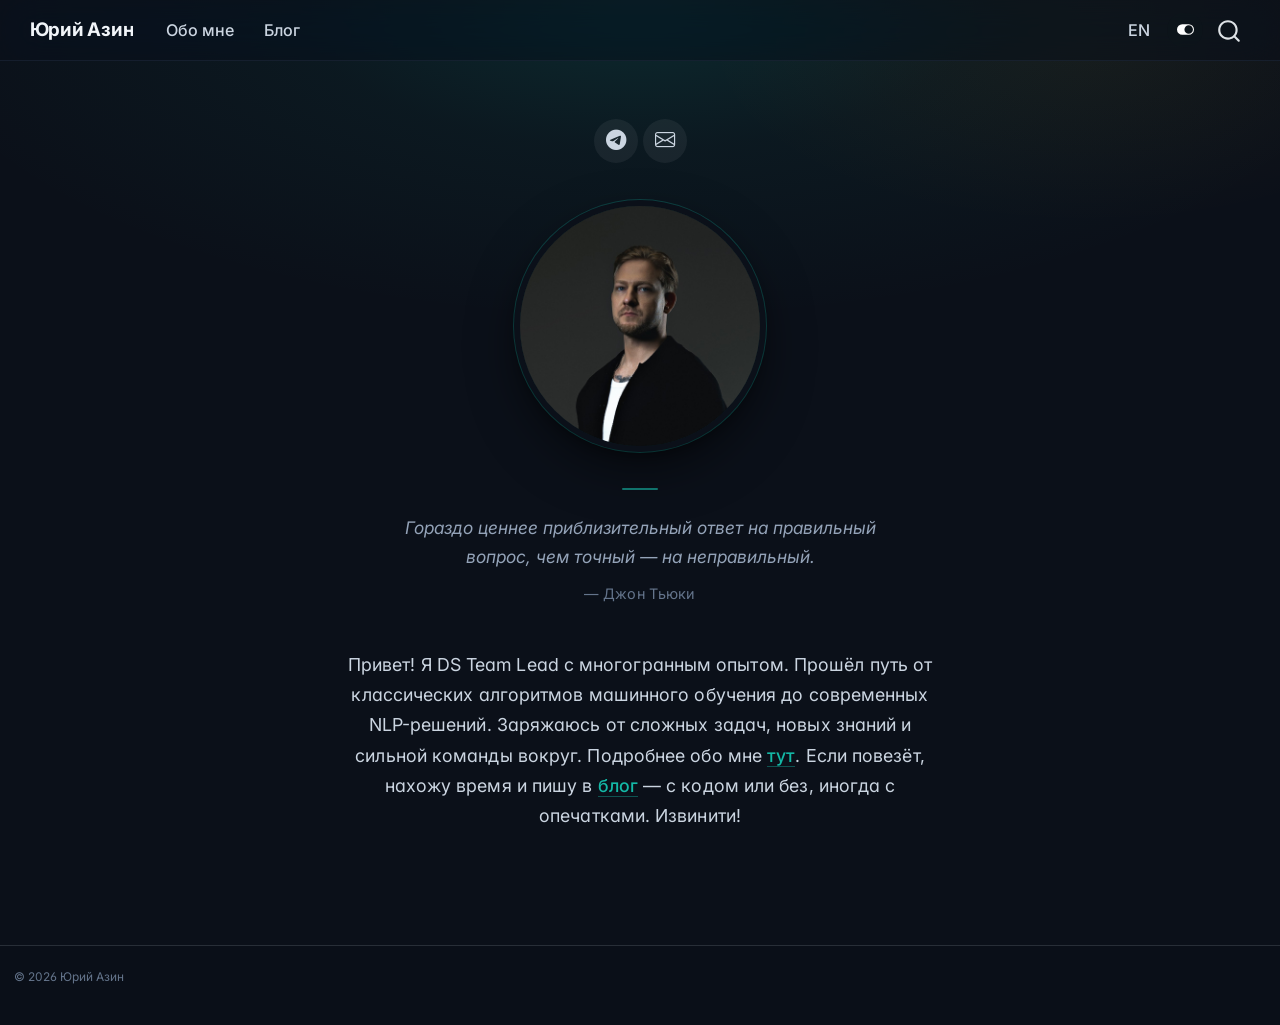
<file: index.html>
<!DOCTYPE html>
<html xmlns="http://www.w3.org/1999/xhtml" lang="en" xml:lang="en"><head>

<meta charset="utf-8">
<meta name="generator" content="quarto-1.9.37">

<meta name="viewport" content="width=device-width, initial-scale=1.0, user-scalable=yes">


<title>Юрий Азин — Data Science · ML · NLP – Юрий Азин</title>
<style>
/* Default styles provided by pandoc.
** See https://pandoc.org/MANUAL.html#variables-for-html for config info.
*/
code{white-space: pre-wrap;}
span.smallcaps{font-variant: small-caps;}
div.columns{display: flex; gap: min(4vw, 1.5em);}
div.column{flex: auto; overflow-x: auto;}
div.hanging-indent{margin-left: 1.5em; text-indent: -1.5em;}
ul.task-list{list-style: none;}
ul.task-list li input[type="checkbox"] {
  width: 0.8em;
  margin: 0 0.8em 0.2em -1em; /* quarto-specific, see https://github.com/quarto-dev/quarto-cli/issues/4556 */ 
  vertical-align: middle;
}
</style>


<script src="site_libs/quarto-nav/quarto-nav.js"></script>
<script src="site_libs/clipboard/clipboard.min.js"></script>
<script src="site_libs/quarto-search/autocomplete.umd.js"></script>
<script src="site_libs/quarto-search/fuse.min.js"></script>
<script src="site_libs/quarto-search/quarto-search.js"></script>
<meta name="quarto:offset" content="./">
<script src="site_libs/quarto-html/quarto.js" type="module"></script>
<script src="site_libs/quarto-html/tabsets/tabsets.js" type="module"></script>
<script src="site_libs/quarto-html/popper.min.js"></script>
<script src="site_libs/quarto-html/tippy.umd.min.js"></script>
<script src="site_libs/quarto-html/anchor.min.js"></script>
<link href="site_libs/quarto-html/tippy.css" rel="stylesheet">
<link href="site_libs/quarto-html/quarto-syntax-highlighting-c7f20d090c4a6a93f2f603f35975394b.css" rel="stylesheet" class="quarto-color-scheme" id="quarto-text-highlighting-styles">
<link href="site_libs/quarto-html/quarto-syntax-highlighting-dark-76894652a331fa0531f4d7e4de84b889.css" rel="stylesheet" class="quarto-color-scheme quarto-color-alternate" id="quarto-text-highlighting-styles">
<script src="site_libs/bootstrap/bootstrap.min.js"></script>
<link href="site_libs/bootstrap/bootstrap-icons.css" rel="stylesheet">
<link href="site_libs/bootstrap/bootstrap-cbac68687da3de52994483246499e199.min.css" rel="stylesheet" append-hash="true" class="quarto-color-scheme" id="quarto-bootstrap" data-mode="light">
<link href="site_libs/bootstrap/bootstrap-dark-34f11f5c54eaf6b2fd97601cf0307051.min.css" rel="stylesheet" append-hash="true" class="quarto-color-scheme quarto-color-alternate" id="quarto-bootstrap" data-mode="dark">
<script id="quarto-search-options" type="application/json">{
  "location": "navbar",
  "copy-button": false,
  "collapse-after": 3,
  "panel-placement": "end",
  "type": "overlay",
  "limit": 50,
  "keyboard-shortcut": [
    "f",
    "/",
    "s"
  ],
  "show-item-context": false,
  "language": {
    "search-no-results-text": "No results",
    "search-matching-documents-text": "matching documents",
    "search-copy-link-title": "Copy link to search",
    "search-hide-matches-text": "Hide additional matches",
    "search-more-match-text": "more match in this document",
    "search-more-matches-text": "more matches in this document",
    "search-clear-button-title": "Clear",
    "search-text-placeholder": "",
    "search-detached-cancel-button-title": "Cancel",
    "search-submit-button-title": "Submit",
    "search-label": "Search"
  }
}</script>
<style>html{ scroll-behavior: smooth; }</style>
<link rel="preconnect" href="https://fonts.googleapis.com">
<link rel="preconnect" href="https://fonts.gstatic.com" crossorigin="">
<link href="https://fonts.googleapis.com/css2?family=Inter:wght@400;500;600;700;800&amp;family=JetBrains+Mono:wght@400;500&amp;display=swap" rel="stylesheet">
<script>
  // Одноразовая миграция: до 2026-05 дефолтом была светлая тема,
  // и в localStorage у возвращающихся посетителей лежит явное
  // "default". Если флаг миграции ещё не выставлен — удаляем
  // старое значение, чтобы сработал новый темный дефолт. После
  // этого флаг ставится и больше ничего не трогаем — пользователь
  // может свободно переключаться, его выбор сохранится.
  (function () {
    try {
      var k = 'quarto-dark-default-v1';
      if (!localStorage.getItem(k)) {
        localStorage.removeItem('quarto-color-scheme');
        localStorage.setItem(k, '1');
      }
    } catch (_) {}
  })();
  // Переключатель языка через event delegation — работает даже если
  // пользователь успевает кликнуть до DOMContentLoaded. Ведём НЕ на
  // главную, а на эквивалентную страницу: RU → EN (префикс /en),
  // EN → RU (без него). Позиция скролла переносится через
  // sessionStorage и восстанавливается на новой странице.
  function langTarget(label) {
    var path = window.location.pathname || '/';
    if (label === 'EN') return '/en' + (path === '/' ? '/' : path);
    if (label === 'RU') return path.replace(/^\/en\b/, '') || '/';
    return null;
  }
  // Заодно обновляем href при загрузке — чтобы корректно работали
  // hover-подсказки и "Открыть в новой вкладке"
  document.addEventListener('DOMContentLoaded', function () {
    var origin = window.location.origin;
    var s = window.location.search || '', h = window.location.hash || '';
    document.querySelectorAll('.navbar .nav-link').forEach(function (a) {
      var label = (a.textContent || '').trim();
      var t = langTarget(label);
      if (t) a.href = origin + t + s + h;
    });
  });
  // В dev-окружении у нас два preview-порта (4848 = RU+EN merged,
  // 4849 = только EN). На :4849 клик "RU" не находит файлы — поэтому
  // принудительно ходим через :4848 (где есть оба языка).
  function devOrigin() {
    var origin = window.location.origin;
    var host = window.location.hostname;
    var port = window.location.port;
    if ((host === '127.0.0.1' || host === 'localhost') &&
        (port === '4848' || port === '4849')) {
      return window.location.protocol + '//' + host + ':4848';
    }
    return origin;
  }
  // Главный обработчик — перехват клика
  document.addEventListener('click', function (e) {
    var a = e.target && e.target.closest && e.target.closest('.navbar a.nav-link');
    if (!a) return;
    var label = (a.textContent || '').trim();
    var t = langTarget(label);
    if (!t) return;
    e.preventDefault();
    e.stopPropagation();
    try {
      sessionStorage.setItem('lang-switch', JSON.stringify({
        target: t, scroll: window.scrollY
      }));
    } catch (_) {}
    window.location.href = devOrigin() + t +
      (window.location.search || '') + (window.location.hash || '');
  }, true);
  // На новой странице — восстанавливаем скролл
  window.addEventListener('load', function () {
    try {
      var raw = sessionStorage.getItem('lang-switch');
      if (!raw) return;
      var data = JSON.parse(raw);
      sessionStorage.removeItem('lang-switch');
      if (data.target === window.location.pathname) {
        requestAnimationFrame(function () {
          window.scrollTo(0, data.scroll || 0);
        });
      }
    } catch (_) {}
  });

  // Собираем byline-строку из мета-данных Quarto (дата, время
  // чтения, категории) и кладём её под заголовком, между title
  // и description. Оригинальные блоки скрываем.
  document.addEventListener('DOMContentLoaded', function () {
    var header = document.getElementById('title-block-header');
    if (!header) return;
    var titleBlock = header.querySelector('.quarto-title');
    if (!titleBlock) return;
    var dateEl = header.querySelector('.quarto-title-meta p.date');
    var cats   = header.querySelectorAll('.quarto-category');

    // Reading time: считаем сами по содержимому статьи
    // (Quarto не выводит его в title-block по умолчанию)
    function readingMinutes() {
      var body = document.querySelector('main, #quarto-document-content, article');
      if (!body) return null;
      var text = (body.textContent || '').trim();
      var words = text ? text.split(/\s+/).length : 0;
      if (words < 50) return null;
      return Math.max(1, Math.round(words / 200));
    }

    var parts = [];
    if (dateEl && dateEl.textContent.trim()) {
      parts.push('<span class="bl-date">' + dateEl.textContent.trim() + '</span>');
    }
    var m = readingMinutes();
    if (m) {
      parts.push('<span class="bl-time">' + m + ' мин чтения</span>');
    }
    if (cats.length) {
      var chips = Array.prototype.map.call(cats, function (c) {
        return '<span class="bl-cat">' + c.textContent.trim() + '</span>';
      }).join('');
      parts.push('<span class="bl-cats">' + chips + '</span>');
    }
    if (!parts.length) return;

    var byline = document.createElement('div');
    byline.className = 'post-byline';
    byline.innerHTML = parts.join('<span class="bl-sep">·</span>');
    titleBlock.insertAdjacentElement('afterend', byline);

    var oldMeta = header.querySelector('.quarto-title-meta');
    var oldCats = header.querySelector('.quarto-categories');
    if (oldMeta) oldMeta.style.display = 'none';
    if (oldCats) oldCats.style.display = 'none';
  });

  // Сохраняем позицию скролла при переключении темы. Перехватываем
  // клик в capture-фазе, блокируем инлайн-onclick через
  // stopImmediatePropagation и сами вызываем quartoToggleColorScheme.
  // Скролл восстанавливаем несколько раз (rAF + setTimeout) — после
  // того, как Quarto переколбасит стили и перерасставит элементы.
  document.addEventListener('click', function (e) {
    var t = e.target && e.target.closest && e.target.closest('.quarto-color-scheme-toggle');
    if (!t) return;
    e.preventDefault();
    e.stopImmediatePropagation();
    e.stopPropagation();

    var y = window.scrollY;
    if (typeof window.quartoToggleColorScheme === 'function') {
      window.quartoToggleColorScheme();
    }
    function restore() { window.scrollTo(0, y); }
    restore();
    requestAnimationFrame(restore);
    requestAnimationFrame(function () { requestAnimationFrame(restore); });
    setTimeout(restore, 30);
    setTimeout(restore, 100);
    setTimeout(restore, 250);
  }, true);
</script>


<link rel="stylesheet" href="styles.css">
</head>

<body class="nav-fixed quarto-dark"><script id="quarto-html-before-body" type="application/javascript">
    const toggleBodyColorMode = (bsSheetEl) => {
      const mode = bsSheetEl.getAttribute("data-mode");
      const bodyEl = window.document.querySelector("body");
      if (mode === "dark") {
        bodyEl.classList.add("quarto-dark");
        bodyEl.classList.remove("quarto-light");
      } else {
        bodyEl.classList.add("quarto-light");
        bodyEl.classList.remove("quarto-dark");
      }
    }
    const toggleBodyColorPrimary = () => {
      const bsSheetEl = window.document.querySelector("link#quarto-bootstrap:not([rel=disabled-stylesheet])");
      if (bsSheetEl) {
        toggleBodyColorMode(bsSheetEl);
      }
    }
    const setColorSchemeToggle = (alternate) => {
      const toggles = window.document.querySelectorAll('.quarto-color-scheme-toggle');
      for (let i=0; i < toggles.length; i++) {
        const toggle = toggles[i];
        if (toggle) {
          if (alternate) {
            toggle.classList.add("alternate");
          } else {
            toggle.classList.remove("alternate");
          }
        }
      }
    };
    const toggleColorMode = (alternate) => {
      // Switch the stylesheets
      const primaryStylesheets = window.document.querySelectorAll('link.quarto-color-scheme:not(.quarto-color-alternate)');
      const alternateStylesheets = window.document.querySelectorAll('link.quarto-color-scheme.quarto-color-alternate');
      manageTransitions('#quarto-margin-sidebar .nav-link', false);
      if (alternate) {
        // note: dark is layered on light, we don't disable primary!
        enableStylesheet(alternateStylesheets);
        for (const sheetNode of alternateStylesheets) {
          if (sheetNode.id === "quarto-bootstrap") {
            toggleBodyColorMode(sheetNode);
          }
        }
      } else {
        disableStylesheet(alternateStylesheets);
        enableStylesheet(primaryStylesheets)
        toggleBodyColorPrimary();
      }
      manageTransitions('#quarto-margin-sidebar .nav-link', true);
      // Switch the toggles
      setColorSchemeToggle(alternate)
      // Hack to workaround the fact that safari doesn't
      // properly recolor the scrollbar when toggling (#1455)
      if (navigator.userAgent.indexOf('Safari') > 0 && navigator.userAgent.indexOf('Chrome') == -1) {
        manageTransitions("body", false);
        window.scrollTo(0, 1);
        setTimeout(() => {
          window.scrollTo(0, 0);
          manageTransitions("body", true);
        }, 40);
      }
    }
    const disableStylesheet = (stylesheets) => {
      for (let i=0; i < stylesheets.length; i++) {
        const stylesheet = stylesheets[i];
        stylesheet.rel = 'disabled-stylesheet';
      }
    }
    const enableStylesheet = (stylesheets) => {
      for (let i=0; i < stylesheets.length; i++) {
        const stylesheet = stylesheets[i];
        if(stylesheet.rel !== 'stylesheet') { // for Chrome, which will still FOUC without this check
          stylesheet.rel = 'stylesheet';
        }
      }
    }
    const manageTransitions = (selector, allowTransitions) => {
      const els = window.document.querySelectorAll(selector);
      for (let i=0; i < els.length; i++) {
        const el = els[i];
        if (allowTransitions) {
          el.classList.remove('notransition');
        } else {
          el.classList.add('notransition');
        }
      }
    }
    const isFileUrl = () => {
      return window.location.protocol === 'file:';
    }
    const hasAlternateSentinel = () => {
      let styleSentinel = getColorSchemeSentinel();
      if (styleSentinel !== null) {
        return styleSentinel === "alternate";
      } else {
        return false;
      }
    }
    const setStyleSentinel = (alternate) => {
      const value = alternate ? "alternate" : "default";
      if (!isFileUrl()) {
        window.localStorage.setItem("quarto-color-scheme", value);
      } else {
        localAlternateSentinel = value;
      }
    }
    const getColorSchemeSentinel = () => {
      if (!isFileUrl()) {
        const storageValue = window.localStorage.getItem("quarto-color-scheme");
        return storageValue != null ? storageValue : localAlternateSentinel;
      } else {
        return localAlternateSentinel;
      }
    }
    const toggleGiscusIfUsed = (isAlternate, darkModeDefault) => {
      const baseTheme = document.querySelector('#giscus-base-theme')?.value ?? 'light';
      const alternateTheme = document.querySelector('#giscus-alt-theme')?.value ?? 'dark';
      let newTheme = '';
      if(authorPrefersDark) {
        newTheme = isAlternate ? baseTheme : alternateTheme;
      } else {
        newTheme = isAlternate ? alternateTheme : baseTheme;
      }
      const changeGiscusTheme = () => {
        // From: https://github.com/giscus/giscus/issues/336
        const sendMessage = (message) => {
          const iframe = document.querySelector('iframe.giscus-frame');
          if (!iframe) return;
          iframe.contentWindow.postMessage({ giscus: message }, 'https://giscus.app');
        }
        sendMessage({
          setConfig: {
            theme: newTheme
          }
        });
      }
      const isGiscussLoaded = window.document.querySelector('iframe.giscus-frame') !== null;
      if (isGiscussLoaded) {
        changeGiscusTheme();
      }
    };
    const authorPrefersDark = true;
    const darkModeDefault = authorPrefersDark;
    let localAlternateSentinel = darkModeDefault ? 'alternate' : 'default';
    // Dark / light mode switch
    window.quartoToggleColorScheme = () => {
      // Read the current dark / light value
      let toAlternate = !hasAlternateSentinel();
      toggleColorMode(toAlternate);
      setStyleSentinel(toAlternate);
      toggleGiscusIfUsed(toAlternate, darkModeDefault);
      window.dispatchEvent(new Event('resize'));
    };
    // Switch to dark mode if need be
    if (hasAlternateSentinel()) {
      toggleColorMode(true);
    } else {
      toggleColorMode(false);
    }
  </script>

<div id="quarto-search-results"></div>
  <header id="quarto-header" class="headroom fixed-top">
    <nav class="navbar navbar-expand-lg " data-bs-theme="dark">
      <div class="navbar-container container-fluid">
      <div class="navbar-brand-container mx-auto">
    <a class="navbar-brand" href="./index.html">
    <span class="navbar-title">Юрий Азин</span>
    </a>
  </div>
            <div id="quarto-search" class="" title="Search"></div>
          <button class="navbar-toggler" type="button" data-bs-toggle="collapse" data-bs-target="#navbarCollapse" aria-controls="navbarCollapse" role="menu" aria-expanded="false" aria-label="Toggle navigation" onclick="if (window.quartoToggleHeadroom) { window.quartoToggleHeadroom(); }">
  <span class="navbar-toggler-icon"></span>
</button>
          <div class="collapse navbar-collapse" id="navbarCollapse">
            <ul class="navbar-nav navbar-nav-scroll me-auto">
  <li class="nav-item">
    <a class="nav-link" href="./about.html"> 
<span class="menu-text">Обо мне</span></a>
  </li>  
  <li class="nav-item">
    <a class="nav-link" href="./blog.html"> 
<span class="menu-text">Блог</span></a>
  </li>  
</ul>
            <ul class="navbar-nav navbar-nav-scroll ms-auto">
  <li class="nav-item compact">
    <a class="nav-link" href="https://t.me/Zzzabardast"> <i class="bi bi-telegram" role="img" aria-label="Telegram">
</i> 
<span class="menu-text"></span></a>
  </li>  
  <li class="nav-item compact">
    <a class="nav-link" href="mailto:y.azin@mail.ru"> <i class="bi bi-envelope" role="img" aria-label="Email">
</i> 
<span class="menu-text"></span></a>
  </li>  
  <li class="nav-item">
    <a class="nav-link" href="./en/"> 
<span class="menu-text">EN</span></a>
  </li>  
</ul>
          </div> <!-- /navcollapse -->
            <div class="quarto-navbar-tools">
  <a href="" class="quarto-color-scheme-toggle quarto-navigation-tool  px-1" onclick="window.quartoToggleColorScheme(); return false;" title="Toggle dark mode"><i class="bi"></i></a>
</div>
      </div> <!-- /container-fluid -->
    </nav>
</header>
<!-- content -->
<div id="quarto-content" class="quarto-container page-columns page-rows-contents page-layout-full page-navbar">
<!-- sidebar -->
<!-- margin-sidebar -->
    
<!-- main -->
<main class="content column-page" id="quarto-document-content"><header id="title-block-header" class="quarto-title-block"><h1 class="title display-7">Юрий Азин — Data Science · ML · NLP</h1></header>


<header id="title-block-header">


</header>


<div class="hero-block">
<div class="hero-social">
<p><a href="https://t.me/Zzzabardast" aria-label="Telegram" title="Telegram: @Zzzabardast"><i class="bi bi-telegram"></i></a> <a href="mailto:y.azin@mail.ru" aria-label="Email" title="y.azin@mail.ru"><i class="bi bi-envelope"></i></a></p>
</div>
<p><img src="assets/profile.jpg" alt="Юрий Азин" class="hero-photo"></p>
<blockquote class="blockquote">
<p>Гораздо ценнее приблизительный ответ на правильный вопрос, чем точный — на неправильный.</p>
<p>— Джон Тьюки</p>
</blockquote>
<p>Привет! Я DS Team Lead с многогранным опытом. Прошёл путь от классических алгоритмов машинного обучения до современных NLP-решений. Заряжаюсь от сложных задач, новых знаний и сильной команды вокруг. Подробнее обо мне <a href="./about.html">тут</a>. Если повезёт, нахожу время и пишу в <a href="./blog.html">блог</a> — с кодом или без, иногда с опечатками. Извинити!</p>
</div>



</main> <!-- /main -->
<script id="quarto-html-after-body" type="application/javascript">
  window.document.addEventListener("DOMContentLoaded", function (event) {
    // Ensure there is a toggle, if there isn't float one in the top right
    if (window.document.querySelector('.quarto-color-scheme-toggle') === null) {
      const a = window.document.createElement('a');
      a.classList.add('top-right');
      a.classList.add('quarto-color-scheme-toggle');
      a.href = "";
      a.onclick = function() { try { window.quartoToggleColorScheme(); } catch {} return false; };
      const i = window.document.createElement("i");
      i.classList.add('bi');
      a.appendChild(i);
      window.document.body.appendChild(a);
    }
    setColorSchemeToggle(hasAlternateSentinel())
    const icon = "";
    const anchorJS = new window.AnchorJS();
    anchorJS.options = {
      placement: 'right',
      icon: icon
    };
    anchorJS.add('.anchored');
    const isCodeAnnotation = (el) => {
      for (const clz of el.classList) {
        if (clz.startsWith('code-annotation-')) {                     
          return true;
        }
      }
      return false;
    }
    const onCopySuccess = function(e) {
      // button target
      const button = e.trigger;
      // don't keep focus
      button.blur();
      // flash "checked"
      button.classList.add('code-copy-button-checked');
      var currentTitle = button.getAttribute("title");
      button.setAttribute("title", "Copied!");
      let tooltip;
      if (window.bootstrap) {
        button.setAttribute("data-bs-toggle", "tooltip");
        button.setAttribute("data-bs-placement", "left");
        button.setAttribute("data-bs-title", "Copied!");
        tooltip = new bootstrap.Tooltip(button, 
          { trigger: "manual", 
            customClass: "code-copy-button-tooltip",
            offset: [0, -8]});
        tooltip.show();    
      }
      setTimeout(function() {
        if (tooltip) {
          tooltip.hide();
          button.removeAttribute("data-bs-title");
          button.removeAttribute("data-bs-toggle");
          button.removeAttribute("data-bs-placement");
        }
        button.setAttribute("title", currentTitle);
        button.classList.remove('code-copy-button-checked');
      }, 1000);
      // clear code selection
      e.clearSelection();
    }
    const getTextToCopy = function(trigger) {
      const outerScaffold = trigger.parentElement.cloneNode(true);
      const codeEl = outerScaffold.querySelector('code');
      for (const childEl of codeEl.children) {
        if (isCodeAnnotation(childEl)) {
          childEl.remove();
        }
      }
      return codeEl.innerText;
    }
    const clipboard = new window.ClipboardJS('.code-copy-button:not([data-in-quarto-modal])', {
      text: getTextToCopy
    });
    clipboard.on('success', onCopySuccess);
    if (window.document.getElementById('quarto-embedded-source-code-modal')) {
      const clipboardModal = new window.ClipboardJS('.code-copy-button[data-in-quarto-modal]', {
        text: getTextToCopy,
        container: window.document.getElementById('quarto-embedded-source-code-modal')
      });
      clipboardModal.on('success', onCopySuccess);
    }
      var localhostRegex = new RegExp(/^(?:http|https):\/\/localhost\:?[0-9]*\//);
      var mailtoRegex = new RegExp(/^mailto:/);
        var filterRegex = new RegExp("https:\/\/AzinY\.github\.io");
      var isInternal = (href) => {
          return filterRegex.test(href) || localhostRegex.test(href) || mailtoRegex.test(href);
      }
      // Inspect non-navigation links and adorn them if external
     var links = window.document.querySelectorAll('a[href]:not(.nav-link):not(.navbar-brand):not(.toc-action):not(.sidebar-link):not(.sidebar-item-toggle):not(.pagination-link):not(.no-external):not([aria-hidden]):not(.dropdown-item):not(.quarto-navigation-tool):not(.about-link)');
      for (var i=0; i<links.length; i++) {
        const link = links[i];
        if (!isInternal(link.href)) {
          // undo the damage that might have been done by quarto-nav.js in the case of
          // links that we want to consider external
          if (link.dataset.originalHref !== undefined) {
            link.href = link.dataset.originalHref;
          }
        }
      }
    function tippyHover(el, contentFn, onTriggerFn, onUntriggerFn) {
      const config = {
        allowHTML: true,
        maxWidth: 500,
        delay: 100,
        arrow: false,
        appendTo: function(el) {
            return el.parentElement;
        },
        interactive: true,
        interactiveBorder: 10,
        theme: 'quarto',
        placement: 'bottom-start',
      };
      if (contentFn) {
        config.content = contentFn;
      }
      if (onTriggerFn) {
        config.onTrigger = onTriggerFn;
      }
      if (onUntriggerFn) {
        config.onUntrigger = onUntriggerFn;
      }
      window.tippy(el, config); 
    }
    const noterefs = window.document.querySelectorAll('a[role="doc-noteref"]');
    for (var i=0; i<noterefs.length; i++) {
      const ref = noterefs[i];
      tippyHover(ref, function() {
        // use id or data attribute instead here
        let href = ref.getAttribute('data-footnote-href') || ref.getAttribute('href');
        try { href = new URL(href).hash; } catch {}
        const id = href.replace(/^#\/?/, "");
        const note = window.document.getElementById(id);
        if (note) {
          return note.innerHTML;
        } else {
          return "";
        }
      });
    }
    const xrefs = window.document.querySelectorAll('a.quarto-xref');
    const processXRef = (id, note) => {
      // Strip column container classes
      const stripColumnClz = (el) => {
        el.classList.remove("page-full", "page-columns");
        if (el.children) {
          for (const child of el.children) {
            stripColumnClz(child);
          }
        }
      }
      stripColumnClz(note)
      if (id === null || id.startsWith('sec-')) {
        // Special case sections, only their first couple elements
        const container = document.createElement("div");
        if (note.children && note.children.length > 2) {
          container.appendChild(note.children[0].cloneNode(true));
          for (let i = 1; i < note.children.length; i++) {
            const child = note.children[i];
            if (child.tagName === "P" && child.innerText === "") {
              continue;
            } else {
              container.appendChild(child.cloneNode(true));
              break;
            }
          }
          if (window.Quarto?.typesetMath) {
            window.Quarto.typesetMath(container);
          }
          return container.innerHTML
        } else {
          if (window.Quarto?.typesetMath) {
            window.Quarto.typesetMath(note);
          }
          return note.innerHTML;
        }
      } else {
        // Remove any anchor links if they are present
        const anchorLink = note.querySelector('a.anchorjs-link');
        if (anchorLink) {
          anchorLink.remove();
        }
        if (window.Quarto?.typesetMath) {
          window.Quarto.typesetMath(note);
        }
        if (note.classList.contains("callout")) {
          return note.outerHTML;
        } else {
          return note.innerHTML;
        }
      }
    }
    for (var i=0; i<xrefs.length; i++) {
      const xref = xrefs[i];
      tippyHover(xref, undefined, function(instance) {
        instance.disable();
        let url = xref.getAttribute('href');
        let hash = undefined; 
        if (url.startsWith('#')) {
          hash = url;
        } else {
          try { hash = new URL(url).hash; } catch {}
        }
        if (hash) {
          const id = hash.replace(/^#\/?/, "");
          const note = window.document.getElementById(id);
          if (note !== null) {
            try {
              const html = processXRef(id, note.cloneNode(true));
              instance.setContent(html);
            } finally {
              instance.enable();
              instance.show();
            }
          } else {
            // See if we can fetch this
            fetch(url.split('#')[0])
            .then(res => res.text())
            .then(html => {
              const parser = new DOMParser();
              const htmlDoc = parser.parseFromString(html, "text/html");
              const note = htmlDoc.getElementById(id);
              if (note !== null) {
                const html = processXRef(id, note);
                instance.setContent(html);
              } 
            }).finally(() => {
              instance.enable();
              instance.show();
            });
          }
        } else {
          // See if we can fetch a full url (with no hash to target)
          // This is a special case and we should probably do some content thinning / targeting
          fetch(url)
          .then(res => res.text())
          .then(html => {
            const parser = new DOMParser();
            const htmlDoc = parser.parseFromString(html, "text/html");
            const note = htmlDoc.querySelector('main.content');
            if (note !== null) {
              // This should only happen for chapter cross references
              // (since there is no id in the URL)
              // remove the first header
              if (note.children.length > 0 && note.children[0].tagName === "HEADER") {
                note.children[0].remove();
              }
              const html = processXRef(null, note);
              instance.setContent(html);
            } 
          }).finally(() => {
            instance.enable();
            instance.show();
          });
        }
      }, function(instance) {
      });
    }
        let selectedAnnoteEl;
        const selectorForAnnotation = ( cell, annotation) => {
          let cellAttr = 'data-code-cell="' + cell + '"';
          let lineAttr = 'data-code-annotation="' +  annotation + '"';
          const selector = 'span[' + cellAttr + '][' + lineAttr + ']';
          return selector;
        }
        const selectCodeLines = (annoteEl) => {
          const doc = window.document;
          const targetCell = annoteEl.getAttribute("data-target-cell");
          const targetAnnotation = annoteEl.getAttribute("data-target-annotation");
          const annoteSpan = window.document.querySelector(selectorForAnnotation(targetCell, targetAnnotation));
          const lines = annoteSpan.getAttribute("data-code-lines").split(",");
          const lineIds = lines.map((line) => {
            return targetCell + "-" + line;
          })
          let top = null;
          let height = null;
          let parent = null;
          if (lineIds.length > 0) {
              //compute the position of the single el (top and bottom and make a div)
              const el = window.document.getElementById(lineIds[0]);
              top = el.offsetTop;
              height = el.offsetHeight;
              parent = el.parentElement.parentElement;
            if (lineIds.length > 1) {
              const lastEl = window.document.getElementById(lineIds[lineIds.length - 1]);
              const bottom = lastEl.offsetTop + lastEl.offsetHeight;
              height = bottom - top;
            }
            if (top !== null && height !== null && parent !== null) {
              // cook up a div (if necessary) and position it 
              let div = window.document.getElementById("code-annotation-line-highlight");
              if (div === null) {
                div = window.document.createElement("div");
                div.setAttribute("id", "code-annotation-line-highlight");
                div.style.position = 'absolute';
                parent.appendChild(div);
              }
              div.style.top = top - 2 + "px";
              div.style.height = height + 4 + "px";
              div.style.left = 0;
              let gutterDiv = window.document.getElementById("code-annotation-line-highlight-gutter");
              if (gutterDiv === null) {
                gutterDiv = window.document.createElement("div");
                gutterDiv.setAttribute("id", "code-annotation-line-highlight-gutter");
                gutterDiv.style.position = 'absolute';
                const codeCell = window.document.getElementById(targetCell);
                const gutter = codeCell.querySelector('.code-annotation-gutter');
                gutter.appendChild(gutterDiv);
              }
              gutterDiv.style.top = top - 2 + "px";
              gutterDiv.style.height = height + 4 + "px";
            }
            selectedAnnoteEl = annoteEl;
          }
        };
        const unselectCodeLines = () => {
          const elementsIds = ["code-annotation-line-highlight", "code-annotation-line-highlight-gutter"];
          elementsIds.forEach((elId) => {
            const div = window.document.getElementById(elId);
            if (div) {
              div.remove();
            }
          });
          selectedAnnoteEl = undefined;
        };
          // Handle positioning of the toggle
      window.addEventListener(
        "resize",
        throttle(() => {
          elRect = undefined;
          if (selectedAnnoteEl) {
            selectCodeLines(selectedAnnoteEl);
          }
        }, 10)
      );
      function throttle(fn, ms) {
      let throttle = false;
      let timer;
        return (...args) => {
          if(!throttle) { // first call gets through
              fn.apply(this, args);
              throttle = true;
          } else { // all the others get throttled
              if(timer) clearTimeout(timer); // cancel #2
              timer = setTimeout(() => {
                fn.apply(this, args);
                timer = throttle = false;
              }, ms);
          }
        };
      }
        // Attach click handler to the DT
        const annoteDls = window.document.querySelectorAll('dt[data-target-cell]');
        for (const annoteDlNode of annoteDls) {
          annoteDlNode.addEventListener('click', (event) => {
            const clickedEl = event.target;
            if (clickedEl !== selectedAnnoteEl) {
              unselectCodeLines();
              const activeEl = window.document.querySelector('dt[data-target-cell].code-annotation-active');
              if (activeEl) {
                activeEl.classList.remove('code-annotation-active');
              }
              selectCodeLines(clickedEl);
              clickedEl.classList.add('code-annotation-active');
            } else {
              // Unselect the line
              unselectCodeLines();
              clickedEl.classList.remove('code-annotation-active');
            }
          });
        }
    const findCites = (el) => {
      const parentEl = el.parentElement;
      if (parentEl) {
        const cites = parentEl.dataset.cites;
        if (cites) {
          return {
            el,
            cites: cites.split(' ')
          };
        } else {
          return findCites(el.parentElement)
        }
      } else {
        return undefined;
      }
    };
    var bibliorefs = window.document.querySelectorAll('a[role="doc-biblioref"]');
    for (var i=0; i<bibliorefs.length; i++) {
      const ref = bibliorefs[i];
      const citeInfo = findCites(ref);
      if (citeInfo) {
        tippyHover(citeInfo.el, function() {
          var popup = window.document.createElement('div');
          citeInfo.cites.forEach(function(cite) {
            var citeDiv = window.document.createElement('div');
            citeDiv.classList.add('hanging-indent');
            citeDiv.classList.add('csl-entry');
            var biblioDiv = window.document.getElementById('ref-' + cite);
            if (biblioDiv) {
              citeDiv.innerHTML = biblioDiv.innerHTML;
            }
            popup.appendChild(citeDiv);
          });
          return popup.innerHTML;
        });
      }
    }
  });
  </script>
</div> <!-- /content -->
<footer class="footer">
  <div class="nav-footer">
    <div class="nav-footer-left">
<p>© 2026 Юрий Азин</p>
</div>   
    <div class="nav-footer-center">
      &nbsp;
    </div>
    <div class="nav-footer-right">
      &nbsp;
    </div>
  </div>
</footer>




<script src="site_libs/quarto-html/zenscroll-min.js"></script>
</body></html>
</file>
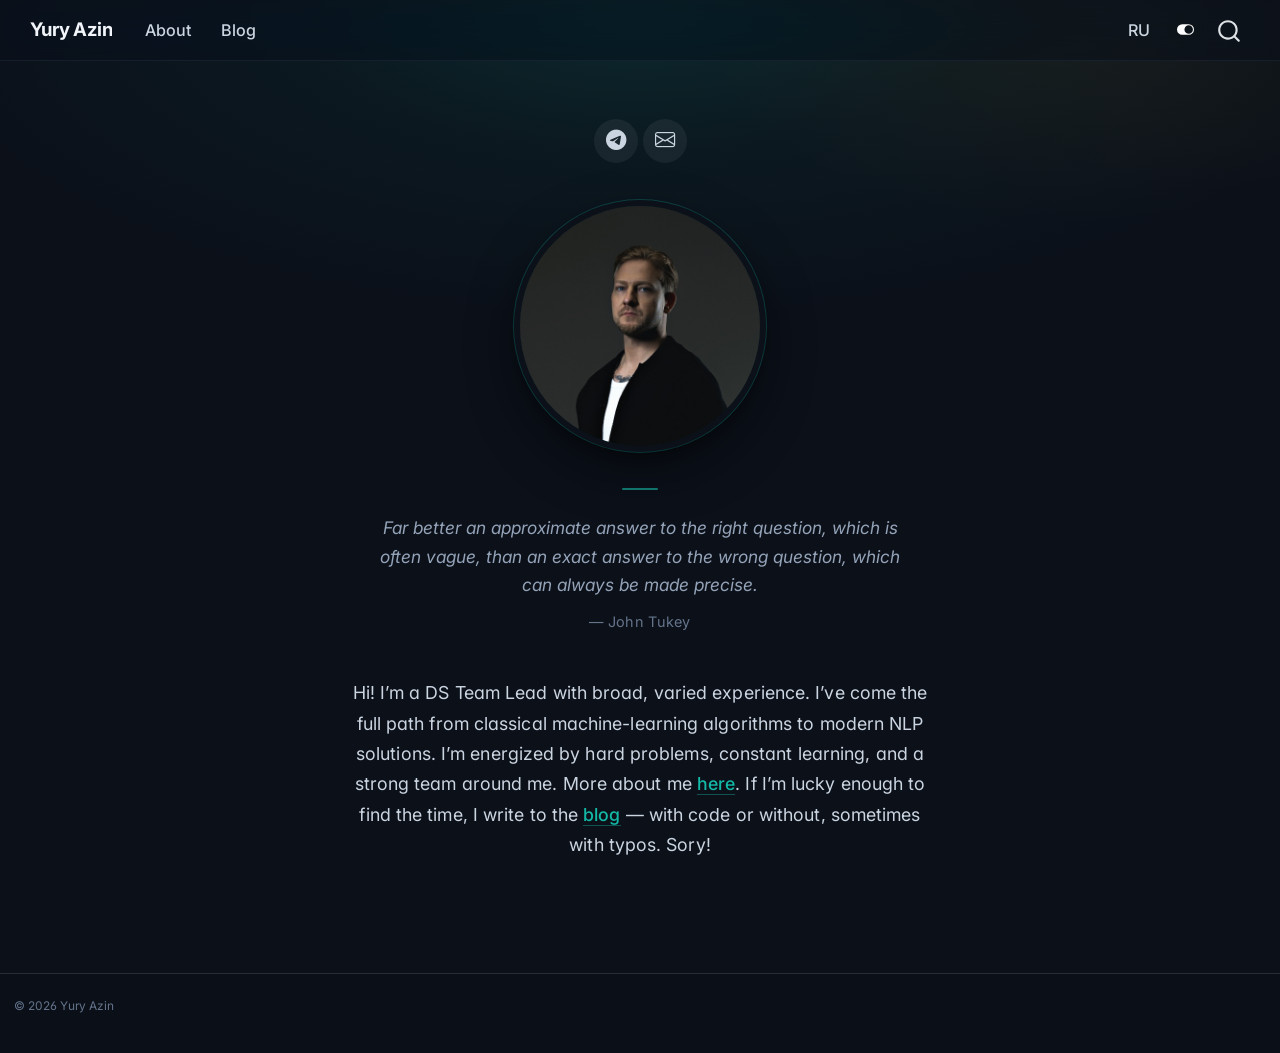
<file: en/index.html>
<!DOCTYPE html>
<html xmlns="http://www.w3.org/1999/xhtml" lang="en" xml:lang="en"><head>

<meta charset="utf-8">
<meta name="generator" content="quarto-1.9.37">

<meta name="viewport" content="width=device-width, initial-scale=1.0, user-scalable=yes">


<title>Yury Azin — Data Science · ML · NLP – Yury Azin</title>
<style>
/* Default styles provided by pandoc.
** See https://pandoc.org/MANUAL.html#variables-for-html for config info.
*/
code{white-space: pre-wrap;}
span.smallcaps{font-variant: small-caps;}
div.columns{display: flex; gap: min(4vw, 1.5em);}
div.column{flex: auto; overflow-x: auto;}
div.hanging-indent{margin-left: 1.5em; text-indent: -1.5em;}
ul.task-list{list-style: none;}
ul.task-list li input[type="checkbox"] {
  width: 0.8em;
  margin: 0 0.8em 0.2em -1em; /* quarto-specific, see https://github.com/quarto-dev/quarto-cli/issues/4556 */ 
  vertical-align: middle;
}
</style>


<script src="site_libs/quarto-nav/quarto-nav.js"></script>
<script src="site_libs/clipboard/clipboard.min.js"></script>
<script src="site_libs/quarto-search/autocomplete.umd.js"></script>
<script src="site_libs/quarto-search/fuse.min.js"></script>
<script src="site_libs/quarto-search/quarto-search.js"></script>
<meta name="quarto:offset" content="./">
<script src="site_libs/quarto-html/quarto.js" type="module"></script>
<script src="site_libs/quarto-html/tabsets/tabsets.js" type="module"></script>
<script src="site_libs/quarto-html/popper.min.js"></script>
<script src="site_libs/quarto-html/tippy.umd.min.js"></script>
<script src="site_libs/quarto-html/anchor.min.js"></script>
<link href="site_libs/quarto-html/tippy.css" rel="stylesheet">
<link href="site_libs/quarto-html/quarto-syntax-highlighting-c7f20d090c4a6a93f2f603f35975394b.css" rel="stylesheet" class="quarto-color-scheme" id="quarto-text-highlighting-styles">
<link href="site_libs/quarto-html/quarto-syntax-highlighting-dark-76894652a331fa0531f4d7e4de84b889.css" rel="stylesheet" class="quarto-color-scheme quarto-color-alternate" id="quarto-text-highlighting-styles">
<script src="site_libs/bootstrap/bootstrap.min.js"></script>
<link href="site_libs/bootstrap/bootstrap-icons.css" rel="stylesheet">
<link href="site_libs/bootstrap/bootstrap-b858f73188c8fb7c1471fa4721e66bf3.min.css" rel="stylesheet" append-hash="true" class="quarto-color-scheme" id="quarto-bootstrap" data-mode="light">
<link href="site_libs/bootstrap/bootstrap-dark-34f11f5c54eaf6b2fd97601cf0307051.min.css" rel="stylesheet" append-hash="true" class="quarto-color-scheme quarto-color-alternate" id="quarto-bootstrap" data-mode="dark">
<script id="quarto-search-options" type="application/json">{
  "location": "navbar",
  "copy-button": false,
  "collapse-after": 3,
  "panel-placement": "end",
  "type": "overlay",
  "limit": 50,
  "keyboard-shortcut": [
    "f",
    "/",
    "s"
  ],
  "show-item-context": false,
  "language": {
    "search-no-results-text": "No results",
    "search-matching-documents-text": "matching documents",
    "search-copy-link-title": "Copy link to search",
    "search-hide-matches-text": "Hide additional matches",
    "search-more-match-text": "more match in this document",
    "search-more-matches-text": "more matches in this document",
    "search-clear-button-title": "Clear",
    "search-text-placeholder": "",
    "search-detached-cancel-button-title": "Cancel",
    "search-submit-button-title": "Submit",
    "search-label": "Search"
  }
}</script>
<style>html{ scroll-behavior: smooth; }</style>
<link rel="preconnect" href="https://fonts.googleapis.com">
<link rel="preconnect" href="https://fonts.gstatic.com" crossorigin="">
<link href="https://fonts.googleapis.com/css2?family=Inter:wght@400;500;600;700;800&amp;family=JetBrains+Mono:wght@400;500&amp;display=swap" rel="stylesheet">
<script>
  // One-shot migration: before 2026-05 the default was the light
  // theme, so returning visitors have an explicit "default" stored
  // in localStorage. If our migration flag is not yet set, clear
  // the legacy key so the new dark default applies. Then mark the
  // flag and stop touching anything — the user's future toggles
  // are preserved as normal.
  (function () {
    try {
      var k = 'quarto-dark-default-v1';
      if (!localStorage.getItem(k)) {
        localStorage.removeItem('quarto-color-scheme');
        localStorage.setItem(k, '1');
      }
    } catch (_) {}
  })();
  // Language switcher via event delegation — works even if the user
  // clicks before DOMContentLoaded fires. Sends the visitor to the
  // equivalent page (RU → EN: prepend /en, EN → RU: strip it). The
  // scroll position is carried across the navigation via sessionStorage.
  function langTarget(label) {
    var path = window.location.pathname || '/';
    if (label === 'EN') return '/en' + (path === '/' ? '/' : path);
    if (label === 'RU') return path.replace(/^\/en\b/, '') || '/';
    return null;
  }
  // Also fix href on load so hover-previews and right-click menus
  // show the correct destination
  document.addEventListener('DOMContentLoaded', function () {
    var origin = window.location.origin;
    var s = window.location.search || '', h = window.location.hash || '';
    document.querySelectorAll('.navbar .nav-link').forEach(function (a) {
      var label = (a.textContent || '').trim();
      var t = langTarget(label);
      if (t) a.href = origin + t + s + h;
    });
  });
  // Dev environment has two preview ports: 4848 = RU+EN merged,
  // 4849 = EN only. Clicking "RU" on :4849 can't find RU files —
  // so we route through :4848 (which serves both).
  function devOrigin() {
    var origin = window.location.origin;
    var host = window.location.hostname;
    var port = window.location.port;
    if ((host === '127.0.0.1' || host === 'localhost') &&
        (port === '4848' || port === '4849')) {
      return window.location.protocol + '//' + host + ':4848';
    }
    return origin;
  }
  // Main handler — intercept the click
  document.addEventListener('click', function (e) {
    var a = e.target && e.target.closest && e.target.closest('.navbar a.nav-link');
    if (!a) return;
    var label = (a.textContent || '').trim();
    var t = langTarget(label);
    if (!t) return;
    e.preventDefault();
    e.stopPropagation();
    try {
      sessionStorage.setItem('lang-switch', JSON.stringify({
        target: t, scroll: window.scrollY
      }));
    } catch (_) {}
    window.location.href = devOrigin() + t +
      (window.location.search || '') + (window.location.hash || '');
  }, true);
  // On the new page — restore the scroll position
  window.addEventListener('load', function () {
    try {
      var raw = sessionStorage.getItem('lang-switch');
      if (!raw) return;
      var data = JSON.parse(raw);
      sessionStorage.removeItem('lang-switch');
      if (data.target === window.location.pathname) {
        requestAnimationFrame(function () {
          window.scrollTo(0, data.scroll || 0);
        });
      }
    } catch (_) {}
  });

  // Build a byline row from Quarto's metadata (date, reading
  // time, categories) and place it under the title between the
  // title and the description. Hide the original meta/category
  // blocks.
  document.addEventListener('DOMContentLoaded', function () {
    var header = document.getElementById('title-block-header');
    if (!header) return;
    var titleBlock = header.querySelector('.quarto-title');
    if (!titleBlock) return;
    var dateEl = header.querySelector('.quarto-title-meta p.date');
    var cats   = header.querySelectorAll('.quarto-category');

    // Reading time: compute it ourselves from the article body
    // (Quarto doesn't put it into the title-block by default)
    function readingMinutes() {
      var body = document.querySelector('main, #quarto-document-content, article');
      if (!body) return null;
      var text = (body.textContent || '').trim();
      var words = text ? text.split(/\s+/).length : 0;
      if (words < 50) return null;
      return Math.max(1, Math.round(words / 200));
    }

    var parts = [];
    if (dateEl && dateEl.textContent.trim()) {
      parts.push('<span class="bl-date">' + dateEl.textContent.trim() + '</span>');
    }
    var m = readingMinutes();
    if (m) {
      parts.push('<span class="bl-time">' + m + ' min read</span>');
    }
    if (cats.length) {
      var chips = Array.prototype.map.call(cats, function (c) {
        return '<span class="bl-cat">' + c.textContent.trim() + '</span>';
      }).join('');
      parts.push('<span class="bl-cats">' + chips + '</span>');
    }
    if (!parts.length) return;

    var byline = document.createElement('div');
    byline.className = 'post-byline';
    byline.innerHTML = parts.join('<span class="bl-sep">·</span>');
    titleBlock.insertAdjacentElement('afterend', byline);

    var oldMeta = header.querySelector('.quarto-title-meta');
    var oldCats = header.querySelector('.quarto-categories');
    if (oldMeta) oldMeta.style.display = 'none';
    if (oldCats) oldCats.style.display = 'none';
  });

  // Preserve scroll position on theme toggle. Intercept the click
  // in the capture phase, block Quarto's inline onclick via
  // stopImmediatePropagation, and call quartoToggleColorScheme
  // ourselves. Restore scroll multiple times (rAF + setTimeout)
  // to outlast any reflows Quarto triggers.
  document.addEventListener('click', function (e) {
    var t = e.target && e.target.closest && e.target.closest('.quarto-color-scheme-toggle');
    if (!t) return;
    e.preventDefault();
    e.stopImmediatePropagation();
    e.stopPropagation();

    var y = window.scrollY;
    if (typeof window.quartoToggleColorScheme === 'function') {
      window.quartoToggleColorScheme();
    }
    function restore() { window.scrollTo(0, y); }
    restore();
    requestAnimationFrame(restore);
    requestAnimationFrame(function () { requestAnimationFrame(restore); });
    setTimeout(restore, 30);
    setTimeout(restore, 100);
    setTimeout(restore, 250);
  }, true);
</script>


<link rel="stylesheet" href="styles.css">
</head>

<body class="nav-fixed quarto-dark"><script id="quarto-html-before-body" type="application/javascript">
    const toggleBodyColorMode = (bsSheetEl) => {
      const mode = bsSheetEl.getAttribute("data-mode");
      const bodyEl = window.document.querySelector("body");
      if (mode === "dark") {
        bodyEl.classList.add("quarto-dark");
        bodyEl.classList.remove("quarto-light");
      } else {
        bodyEl.classList.add("quarto-light");
        bodyEl.classList.remove("quarto-dark");
      }
    }
    const toggleBodyColorPrimary = () => {
      const bsSheetEl = window.document.querySelector("link#quarto-bootstrap:not([rel=disabled-stylesheet])");
      if (bsSheetEl) {
        toggleBodyColorMode(bsSheetEl);
      }
    }
    const setColorSchemeToggle = (alternate) => {
      const toggles = window.document.querySelectorAll('.quarto-color-scheme-toggle');
      for (let i=0; i < toggles.length; i++) {
        const toggle = toggles[i];
        if (toggle) {
          if (alternate) {
            toggle.classList.add("alternate");
          } else {
            toggle.classList.remove("alternate");
          }
        }
      }
    };
    const toggleColorMode = (alternate) => {
      // Switch the stylesheets
      const primaryStylesheets = window.document.querySelectorAll('link.quarto-color-scheme:not(.quarto-color-alternate)');
      const alternateStylesheets = window.document.querySelectorAll('link.quarto-color-scheme.quarto-color-alternate');
      manageTransitions('#quarto-margin-sidebar .nav-link', false);
      if (alternate) {
        // note: dark is layered on light, we don't disable primary!
        enableStylesheet(alternateStylesheets);
        for (const sheetNode of alternateStylesheets) {
          if (sheetNode.id === "quarto-bootstrap") {
            toggleBodyColorMode(sheetNode);
          }
        }
      } else {
        disableStylesheet(alternateStylesheets);
        enableStylesheet(primaryStylesheets)
        toggleBodyColorPrimary();
      }
      manageTransitions('#quarto-margin-sidebar .nav-link', true);
      // Switch the toggles
      setColorSchemeToggle(alternate)
      // Hack to workaround the fact that safari doesn't
      // properly recolor the scrollbar when toggling (#1455)
      if (navigator.userAgent.indexOf('Safari') > 0 && navigator.userAgent.indexOf('Chrome') == -1) {
        manageTransitions("body", false);
        window.scrollTo(0, 1);
        setTimeout(() => {
          window.scrollTo(0, 0);
          manageTransitions("body", true);
        }, 40);
      }
    }
    const disableStylesheet = (stylesheets) => {
      for (let i=0; i < stylesheets.length; i++) {
        const stylesheet = stylesheets[i];
        stylesheet.rel = 'disabled-stylesheet';
      }
    }
    const enableStylesheet = (stylesheets) => {
      for (let i=0; i < stylesheets.length; i++) {
        const stylesheet = stylesheets[i];
        if(stylesheet.rel !== 'stylesheet') { // for Chrome, which will still FOUC without this check
          stylesheet.rel = 'stylesheet';
        }
      }
    }
    const manageTransitions = (selector, allowTransitions) => {
      const els = window.document.querySelectorAll(selector);
      for (let i=0; i < els.length; i++) {
        const el = els[i];
        if (allowTransitions) {
          el.classList.remove('notransition');
        } else {
          el.classList.add('notransition');
        }
      }
    }
    const isFileUrl = () => {
      return window.location.protocol === 'file:';
    }
    const hasAlternateSentinel = () => {
      let styleSentinel = getColorSchemeSentinel();
      if (styleSentinel !== null) {
        return styleSentinel === "alternate";
      } else {
        return false;
      }
    }
    const setStyleSentinel = (alternate) => {
      const value = alternate ? "alternate" : "default";
      if (!isFileUrl()) {
        window.localStorage.setItem("quarto-color-scheme", value);
      } else {
        localAlternateSentinel = value;
      }
    }
    const getColorSchemeSentinel = () => {
      if (!isFileUrl()) {
        const storageValue = window.localStorage.getItem("quarto-color-scheme");
        return storageValue != null ? storageValue : localAlternateSentinel;
      } else {
        return localAlternateSentinel;
      }
    }
    const toggleGiscusIfUsed = (isAlternate, darkModeDefault) => {
      const baseTheme = document.querySelector('#giscus-base-theme')?.value ?? 'light';
      const alternateTheme = document.querySelector('#giscus-alt-theme')?.value ?? 'dark';
      let newTheme = '';
      if(authorPrefersDark) {
        newTheme = isAlternate ? baseTheme : alternateTheme;
      } else {
        newTheme = isAlternate ? alternateTheme : baseTheme;
      }
      const changeGiscusTheme = () => {
        // From: https://github.com/giscus/giscus/issues/336
        const sendMessage = (message) => {
          const iframe = document.querySelector('iframe.giscus-frame');
          if (!iframe) return;
          iframe.contentWindow.postMessage({ giscus: message }, 'https://giscus.app');
        }
        sendMessage({
          setConfig: {
            theme: newTheme
          }
        });
      }
      const isGiscussLoaded = window.document.querySelector('iframe.giscus-frame') !== null;
      if (isGiscussLoaded) {
        changeGiscusTheme();
      }
    };
    const authorPrefersDark = true;
    const darkModeDefault = authorPrefersDark;
    let localAlternateSentinel = darkModeDefault ? 'alternate' : 'default';
    // Dark / light mode switch
    window.quartoToggleColorScheme = () => {
      // Read the current dark / light value
      let toAlternate = !hasAlternateSentinel();
      toggleColorMode(toAlternate);
      setStyleSentinel(toAlternate);
      toggleGiscusIfUsed(toAlternate, darkModeDefault);
      window.dispatchEvent(new Event('resize'));
    };
    // Switch to dark mode if need be
    if (hasAlternateSentinel()) {
      toggleColorMode(true);
    } else {
      toggleColorMode(false);
    }
  </script>

<div id="quarto-search-results"></div>
  <header id="quarto-header" class="headroom fixed-top">
    <nav class="navbar navbar-expand-lg " data-bs-theme="dark">
      <div class="navbar-container container-fluid">
      <div class="navbar-brand-container mx-auto">
    <a class="navbar-brand" href="./index.html">
    <span class="navbar-title">Yury Azin</span>
    </a>
  </div>
            <div id="quarto-search" class="" title="Search"></div>
          <button class="navbar-toggler" type="button" data-bs-toggle="collapse" data-bs-target="#navbarCollapse" aria-controls="navbarCollapse" role="menu" aria-expanded="false" aria-label="Toggle navigation" onclick="if (window.quartoToggleHeadroom) { window.quartoToggleHeadroom(); }">
  <span class="navbar-toggler-icon"></span>
</button>
          <div class="collapse navbar-collapse" id="navbarCollapse">
            <ul class="navbar-nav navbar-nav-scroll me-auto">
  <li class="nav-item">
    <a class="nav-link" href="./about.html"> 
<span class="menu-text">About</span></a>
  </li>  
  <li class="nav-item">
    <a class="nav-link" href="./blog.html"> 
<span class="menu-text">Blog</span></a>
  </li>  
</ul>
            <ul class="navbar-nav navbar-nav-scroll ms-auto">
  <li class="nav-item compact">
    <a class="nav-link" href="https://t.me/Zzzabardast"> <i class="bi bi-telegram" role="img" aria-label="Telegram">
</i> 
<span class="menu-text"></span></a>
  </li>  
  <li class="nav-item compact">
    <a class="nav-link" href="mailto:y.azin@mail.ru"> <i class="bi bi-envelope" role="img" aria-label="Email">
</i> 
<span class="menu-text"></span></a>
  </li>  
  <li class="nav-item">
    <a class="nav-link" href="./"> 
<span class="menu-text">RU</span></a>
  </li>  
</ul>
          </div> <!-- /navcollapse -->
            <div class="quarto-navbar-tools">
  <a href="" class="quarto-color-scheme-toggle quarto-navigation-tool  px-1" onclick="window.quartoToggleColorScheme(); return false;" title="Toggle dark mode"><i class="bi"></i></a>
</div>
      </div> <!-- /container-fluid -->
    </nav>
</header>
<!-- content -->
<div id="quarto-content" class="quarto-container page-columns page-rows-contents page-layout-full page-navbar">
<!-- sidebar -->
<!-- margin-sidebar -->
    
<!-- main -->
<main class="content column-page" id="quarto-document-content"><header id="title-block-header" class="quarto-title-block"><h1 class="title display-7">Yury Azin — Data Science · ML · NLP</h1></header>


<header id="title-block-header">


</header>


<div class="hero-block">
<div class="hero-social">
<p><a href="https://t.me/Zzzabardast" aria-label="Telegram" title="Telegram: @Zzzabardast"><i class="bi bi-telegram"></i></a> <a href="mailto:y.azin@mail.ru" aria-label="Email" title="y.azin@mail.ru"><i class="bi bi-envelope"></i></a></p>
</div>
<p><img src="assets/profile.jpg" alt="Yury Azin" class="hero-photo"></p>
<blockquote class="blockquote">
<p>Far better an approximate answer to the right question, which is often vague, than an exact answer to the wrong question, which can always be made precise.</p>
<p>— John Tukey</p>
</blockquote>
<p>Hi! I’m a DS Team Lead with broad, varied experience. I’ve come the full path from classical machine-learning algorithms to modern NLP solutions. I’m energized by hard problems, constant learning, and a strong team around me. More about me <a href="./about.html">here</a>. If I’m lucky enough to find the time, I write to the <a href="./blog.html">blog</a> — with code or without, sometimes with typos. Sory!</p>
</div>



</main> <!-- /main -->
<script id="quarto-html-after-body" type="application/javascript">
  window.document.addEventListener("DOMContentLoaded", function (event) {
    // Ensure there is a toggle, if there isn't float one in the top right
    if (window.document.querySelector('.quarto-color-scheme-toggle') === null) {
      const a = window.document.createElement('a');
      a.classList.add('top-right');
      a.classList.add('quarto-color-scheme-toggle');
      a.href = "";
      a.onclick = function() { try { window.quartoToggleColorScheme(); } catch {} return false; };
      const i = window.document.createElement("i");
      i.classList.add('bi');
      a.appendChild(i);
      window.document.body.appendChild(a);
    }
    setColorSchemeToggle(hasAlternateSentinel())
    const icon = "";
    const anchorJS = new window.AnchorJS();
    anchorJS.options = {
      placement: 'right',
      icon: icon
    };
    anchorJS.add('.anchored');
    const isCodeAnnotation = (el) => {
      for (const clz of el.classList) {
        if (clz.startsWith('code-annotation-')) {                     
          return true;
        }
      }
      return false;
    }
    const onCopySuccess = function(e) {
      // button target
      const button = e.trigger;
      // don't keep focus
      button.blur();
      // flash "checked"
      button.classList.add('code-copy-button-checked');
      var currentTitle = button.getAttribute("title");
      button.setAttribute("title", "Copied!");
      let tooltip;
      if (window.bootstrap) {
        button.setAttribute("data-bs-toggle", "tooltip");
        button.setAttribute("data-bs-placement", "left");
        button.setAttribute("data-bs-title", "Copied!");
        tooltip = new bootstrap.Tooltip(button, 
          { trigger: "manual", 
            customClass: "code-copy-button-tooltip",
            offset: [0, -8]});
        tooltip.show();    
      }
      setTimeout(function() {
        if (tooltip) {
          tooltip.hide();
          button.removeAttribute("data-bs-title");
          button.removeAttribute("data-bs-toggle");
          button.removeAttribute("data-bs-placement");
        }
        button.setAttribute("title", currentTitle);
        button.classList.remove('code-copy-button-checked');
      }, 1000);
      // clear code selection
      e.clearSelection();
    }
    const getTextToCopy = function(trigger) {
      const outerScaffold = trigger.parentElement.cloneNode(true);
      const codeEl = outerScaffold.querySelector('code');
      for (const childEl of codeEl.children) {
        if (isCodeAnnotation(childEl)) {
          childEl.remove();
        }
      }
      return codeEl.innerText;
    }
    const clipboard = new window.ClipboardJS('.code-copy-button:not([data-in-quarto-modal])', {
      text: getTextToCopy
    });
    clipboard.on('success', onCopySuccess);
    if (window.document.getElementById('quarto-embedded-source-code-modal')) {
      const clipboardModal = new window.ClipboardJS('.code-copy-button[data-in-quarto-modal]', {
        text: getTextToCopy,
        container: window.document.getElementById('quarto-embedded-source-code-modal')
      });
      clipboardModal.on('success', onCopySuccess);
    }
      var localhostRegex = new RegExp(/^(?:http|https):\/\/localhost\:?[0-9]*\//);
      var mailtoRegex = new RegExp(/^mailto:/);
        var filterRegex = new RegExp("https:\/\/AzinY\.github\.io\/en");
      var isInternal = (href) => {
          return filterRegex.test(href) || localhostRegex.test(href) || mailtoRegex.test(href);
      }
      // Inspect non-navigation links and adorn them if external
     var links = window.document.querySelectorAll('a[href]:not(.nav-link):not(.navbar-brand):not(.toc-action):not(.sidebar-link):not(.sidebar-item-toggle):not(.pagination-link):not(.no-external):not([aria-hidden]):not(.dropdown-item):not(.quarto-navigation-tool):not(.about-link)');
      for (var i=0; i<links.length; i++) {
        const link = links[i];
        if (!isInternal(link.href)) {
          // undo the damage that might have been done by quarto-nav.js in the case of
          // links that we want to consider external
          if (link.dataset.originalHref !== undefined) {
            link.href = link.dataset.originalHref;
          }
        }
      }
    function tippyHover(el, contentFn, onTriggerFn, onUntriggerFn) {
      const config = {
        allowHTML: true,
        maxWidth: 500,
        delay: 100,
        arrow: false,
        appendTo: function(el) {
            return el.parentElement;
        },
        interactive: true,
        interactiveBorder: 10,
        theme: 'quarto',
        placement: 'bottom-start',
      };
      if (contentFn) {
        config.content = contentFn;
      }
      if (onTriggerFn) {
        config.onTrigger = onTriggerFn;
      }
      if (onUntriggerFn) {
        config.onUntrigger = onUntriggerFn;
      }
      window.tippy(el, config); 
    }
    const noterefs = window.document.querySelectorAll('a[role="doc-noteref"]');
    for (var i=0; i<noterefs.length; i++) {
      const ref = noterefs[i];
      tippyHover(ref, function() {
        // use id or data attribute instead here
        let href = ref.getAttribute('data-footnote-href') || ref.getAttribute('href');
        try { href = new URL(href).hash; } catch {}
        const id = href.replace(/^#\/?/, "");
        const note = window.document.getElementById(id);
        if (note) {
          return note.innerHTML;
        } else {
          return "";
        }
      });
    }
    const xrefs = window.document.querySelectorAll('a.quarto-xref');
    const processXRef = (id, note) => {
      // Strip column container classes
      const stripColumnClz = (el) => {
        el.classList.remove("page-full", "page-columns");
        if (el.children) {
          for (const child of el.children) {
            stripColumnClz(child);
          }
        }
      }
      stripColumnClz(note)
      if (id === null || id.startsWith('sec-')) {
        // Special case sections, only their first couple elements
        const container = document.createElement("div");
        if (note.children && note.children.length > 2) {
          container.appendChild(note.children[0].cloneNode(true));
          for (let i = 1; i < note.children.length; i++) {
            const child = note.children[i];
            if (child.tagName === "P" && child.innerText === "") {
              continue;
            } else {
              container.appendChild(child.cloneNode(true));
              break;
            }
          }
          if (window.Quarto?.typesetMath) {
            window.Quarto.typesetMath(container);
          }
          return container.innerHTML
        } else {
          if (window.Quarto?.typesetMath) {
            window.Quarto.typesetMath(note);
          }
          return note.innerHTML;
        }
      } else {
        // Remove any anchor links if they are present
        const anchorLink = note.querySelector('a.anchorjs-link');
        if (anchorLink) {
          anchorLink.remove();
        }
        if (window.Quarto?.typesetMath) {
          window.Quarto.typesetMath(note);
        }
        if (note.classList.contains("callout")) {
          return note.outerHTML;
        } else {
          return note.innerHTML;
        }
      }
    }
    for (var i=0; i<xrefs.length; i++) {
      const xref = xrefs[i];
      tippyHover(xref, undefined, function(instance) {
        instance.disable();
        let url = xref.getAttribute('href');
        let hash = undefined; 
        if (url.startsWith('#')) {
          hash = url;
        } else {
          try { hash = new URL(url).hash; } catch {}
        }
        if (hash) {
          const id = hash.replace(/^#\/?/, "");
          const note = window.document.getElementById(id);
          if (note !== null) {
            try {
              const html = processXRef(id, note.cloneNode(true));
              instance.setContent(html);
            } finally {
              instance.enable();
              instance.show();
            }
          } else {
            // See if we can fetch this
            fetch(url.split('#')[0])
            .then(res => res.text())
            .then(html => {
              const parser = new DOMParser();
              const htmlDoc = parser.parseFromString(html, "text/html");
              const note = htmlDoc.getElementById(id);
              if (note !== null) {
                const html = processXRef(id, note);
                instance.setContent(html);
              } 
            }).finally(() => {
              instance.enable();
              instance.show();
            });
          }
        } else {
          // See if we can fetch a full url (with no hash to target)
          // This is a special case and we should probably do some content thinning / targeting
          fetch(url)
          .then(res => res.text())
          .then(html => {
            const parser = new DOMParser();
            const htmlDoc = parser.parseFromString(html, "text/html");
            const note = htmlDoc.querySelector('main.content');
            if (note !== null) {
              // This should only happen for chapter cross references
              // (since there is no id in the URL)
              // remove the first header
              if (note.children.length > 0 && note.children[0].tagName === "HEADER") {
                note.children[0].remove();
              }
              const html = processXRef(null, note);
              instance.setContent(html);
            } 
          }).finally(() => {
            instance.enable();
            instance.show();
          });
        }
      }, function(instance) {
      });
    }
        let selectedAnnoteEl;
        const selectorForAnnotation = ( cell, annotation) => {
          let cellAttr = 'data-code-cell="' + cell + '"';
          let lineAttr = 'data-code-annotation="' +  annotation + '"';
          const selector = 'span[' + cellAttr + '][' + lineAttr + ']';
          return selector;
        }
        const selectCodeLines = (annoteEl) => {
          const doc = window.document;
          const targetCell = annoteEl.getAttribute("data-target-cell");
          const targetAnnotation = annoteEl.getAttribute("data-target-annotation");
          const annoteSpan = window.document.querySelector(selectorForAnnotation(targetCell, targetAnnotation));
          const lines = annoteSpan.getAttribute("data-code-lines").split(",");
          const lineIds = lines.map((line) => {
            return targetCell + "-" + line;
          })
          let top = null;
          let height = null;
          let parent = null;
          if (lineIds.length > 0) {
              //compute the position of the single el (top and bottom and make a div)
              const el = window.document.getElementById(lineIds[0]);
              top = el.offsetTop;
              height = el.offsetHeight;
              parent = el.parentElement.parentElement;
            if (lineIds.length > 1) {
              const lastEl = window.document.getElementById(lineIds[lineIds.length - 1]);
              const bottom = lastEl.offsetTop + lastEl.offsetHeight;
              height = bottom - top;
            }
            if (top !== null && height !== null && parent !== null) {
              // cook up a div (if necessary) and position it 
              let div = window.document.getElementById("code-annotation-line-highlight");
              if (div === null) {
                div = window.document.createElement("div");
                div.setAttribute("id", "code-annotation-line-highlight");
                div.style.position = 'absolute';
                parent.appendChild(div);
              }
              div.style.top = top - 2 + "px";
              div.style.height = height + 4 + "px";
              div.style.left = 0;
              let gutterDiv = window.document.getElementById("code-annotation-line-highlight-gutter");
              if (gutterDiv === null) {
                gutterDiv = window.document.createElement("div");
                gutterDiv.setAttribute("id", "code-annotation-line-highlight-gutter");
                gutterDiv.style.position = 'absolute';
                const codeCell = window.document.getElementById(targetCell);
                const gutter = codeCell.querySelector('.code-annotation-gutter');
                gutter.appendChild(gutterDiv);
              }
              gutterDiv.style.top = top - 2 + "px";
              gutterDiv.style.height = height + 4 + "px";
            }
            selectedAnnoteEl = annoteEl;
          }
        };
        const unselectCodeLines = () => {
          const elementsIds = ["code-annotation-line-highlight", "code-annotation-line-highlight-gutter"];
          elementsIds.forEach((elId) => {
            const div = window.document.getElementById(elId);
            if (div) {
              div.remove();
            }
          });
          selectedAnnoteEl = undefined;
        };
          // Handle positioning of the toggle
      window.addEventListener(
        "resize",
        throttle(() => {
          elRect = undefined;
          if (selectedAnnoteEl) {
            selectCodeLines(selectedAnnoteEl);
          }
        }, 10)
      );
      function throttle(fn, ms) {
      let throttle = false;
      let timer;
        return (...args) => {
          if(!throttle) { // first call gets through
              fn.apply(this, args);
              throttle = true;
          } else { // all the others get throttled
              if(timer) clearTimeout(timer); // cancel #2
              timer = setTimeout(() => {
                fn.apply(this, args);
                timer = throttle = false;
              }, ms);
          }
        };
      }
        // Attach click handler to the DT
        const annoteDls = window.document.querySelectorAll('dt[data-target-cell]');
        for (const annoteDlNode of annoteDls) {
          annoteDlNode.addEventListener('click', (event) => {
            const clickedEl = event.target;
            if (clickedEl !== selectedAnnoteEl) {
              unselectCodeLines();
              const activeEl = window.document.querySelector('dt[data-target-cell].code-annotation-active');
              if (activeEl) {
                activeEl.classList.remove('code-annotation-active');
              }
              selectCodeLines(clickedEl);
              clickedEl.classList.add('code-annotation-active');
            } else {
              // Unselect the line
              unselectCodeLines();
              clickedEl.classList.remove('code-annotation-active');
            }
          });
        }
    const findCites = (el) => {
      const parentEl = el.parentElement;
      if (parentEl) {
        const cites = parentEl.dataset.cites;
        if (cites) {
          return {
            el,
            cites: cites.split(' ')
          };
        } else {
          return findCites(el.parentElement)
        }
      } else {
        return undefined;
      }
    };
    var bibliorefs = window.document.querySelectorAll('a[role="doc-biblioref"]');
    for (var i=0; i<bibliorefs.length; i++) {
      const ref = bibliorefs[i];
      const citeInfo = findCites(ref);
      if (citeInfo) {
        tippyHover(citeInfo.el, function() {
          var popup = window.document.createElement('div');
          citeInfo.cites.forEach(function(cite) {
            var citeDiv = window.document.createElement('div');
            citeDiv.classList.add('hanging-indent');
            citeDiv.classList.add('csl-entry');
            var biblioDiv = window.document.getElementById('ref-' + cite);
            if (biblioDiv) {
              citeDiv.innerHTML = biblioDiv.innerHTML;
            }
            popup.appendChild(citeDiv);
          });
          return popup.innerHTML;
        });
      }
    }
  });
  </script>
</div> <!-- /content -->
<footer class="footer">
  <div class="nav-footer">
    <div class="nav-footer-left">
<p>© 2026 Yury Azin</p>
</div>   
    <div class="nav-footer-center">
      &nbsp;
    </div>
    <div class="nav-footer-right">
      &nbsp;
    </div>
  </div>
</footer>




<script src="site_libs/quarto-html/zenscroll-min.js"></script>
</body></html>
</file>
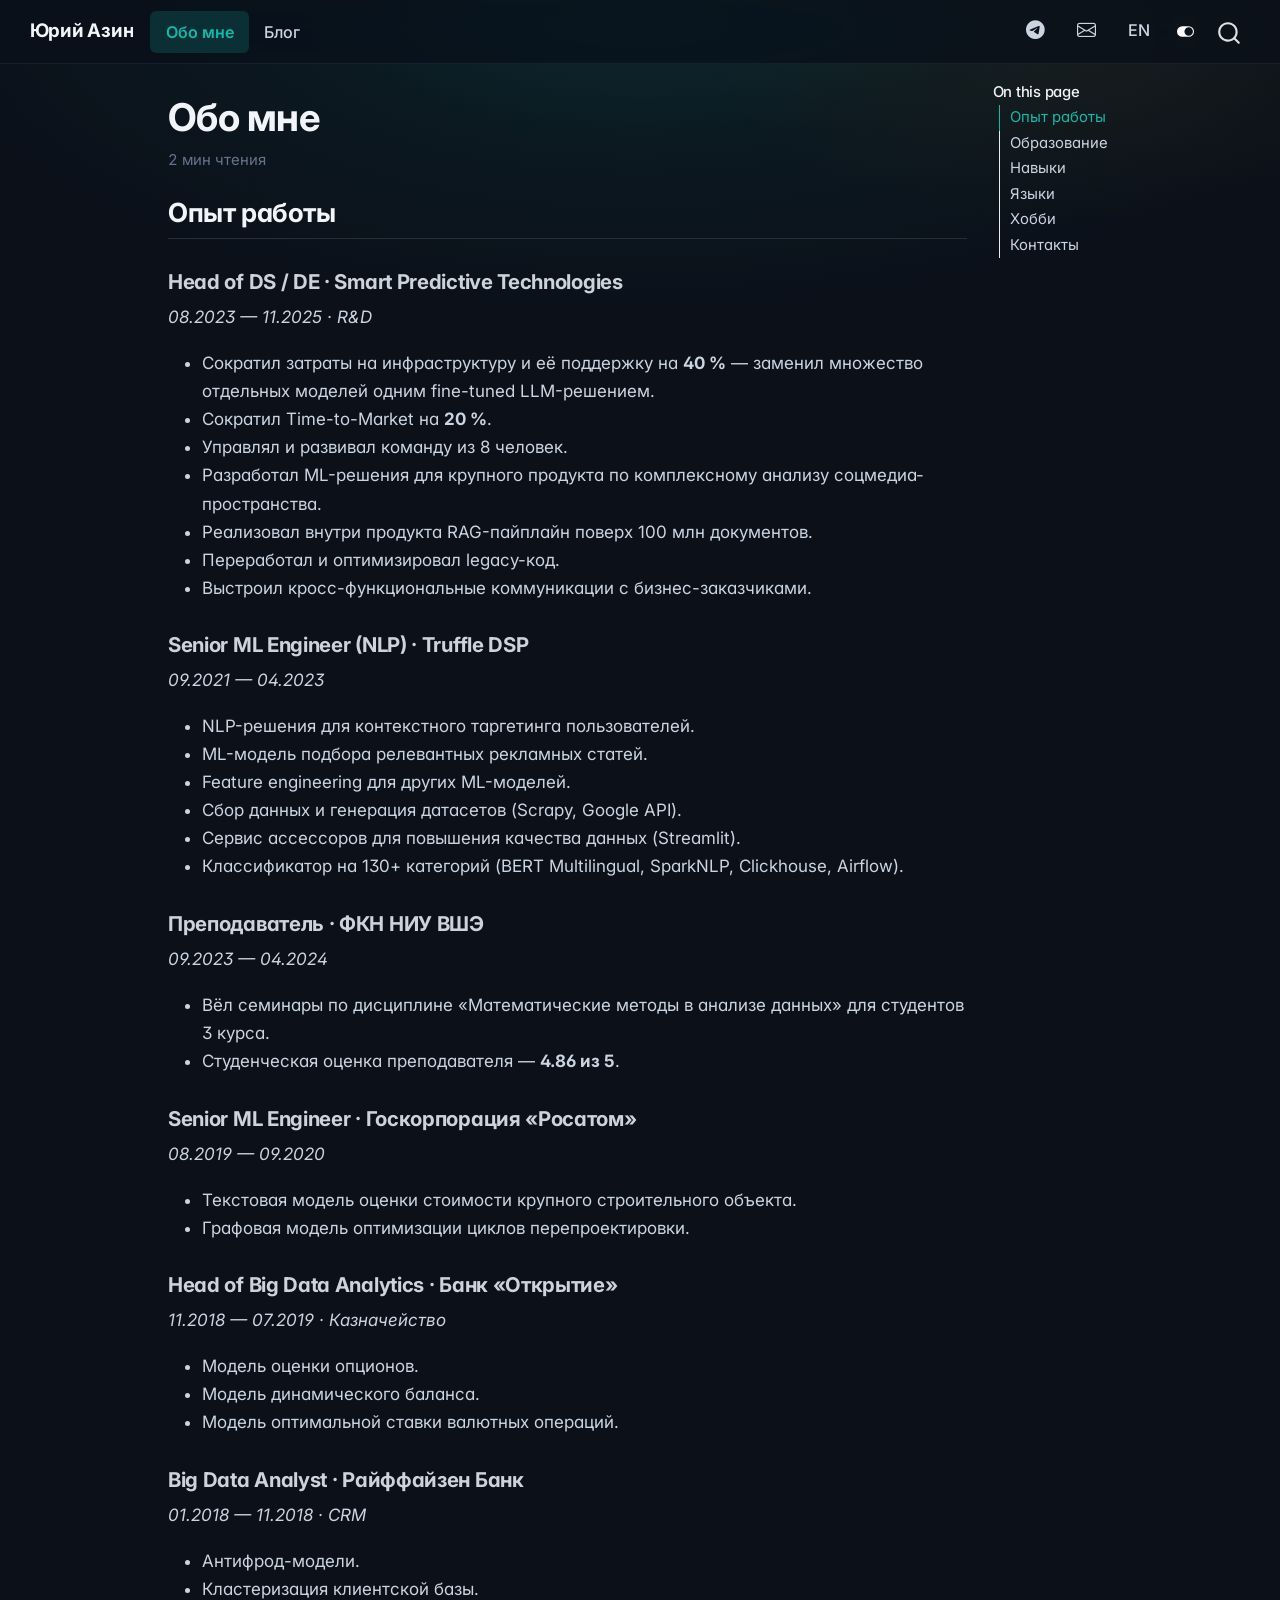
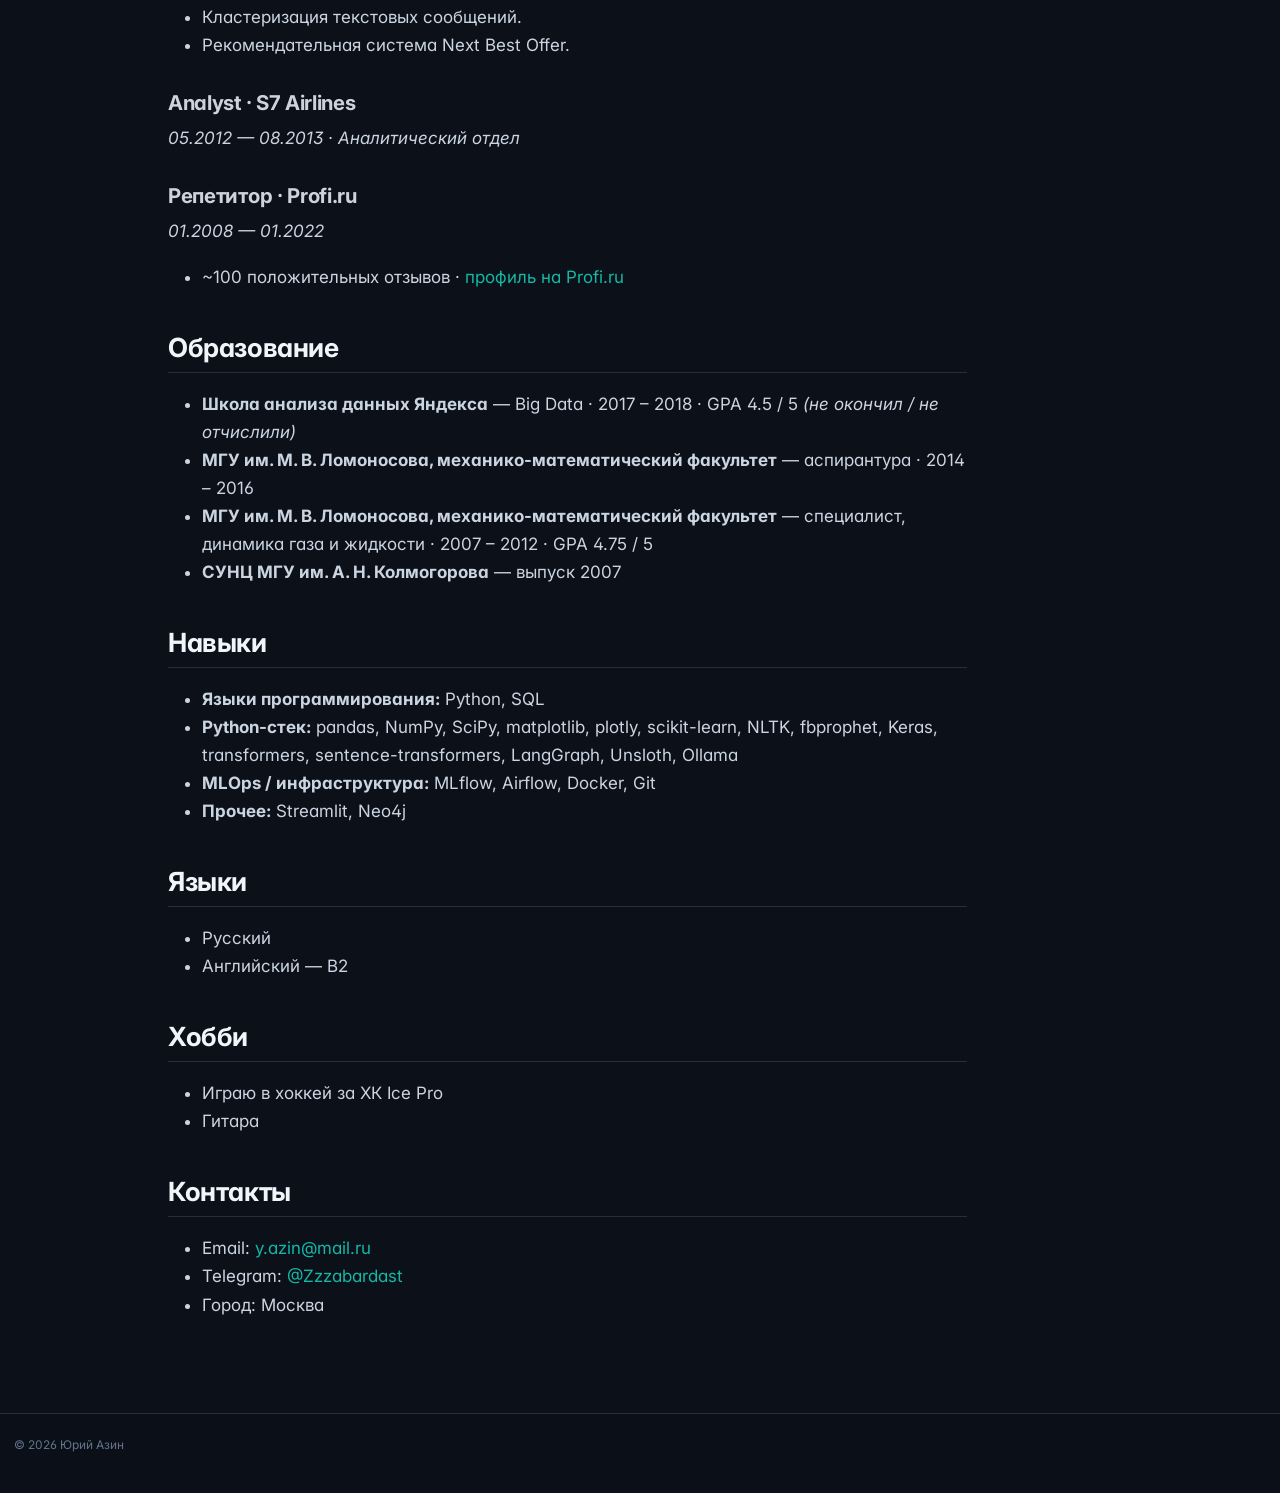
<file: about.html>
<!DOCTYPE html>
<html xmlns="http://www.w3.org/1999/xhtml" lang="en" xml:lang="en"><head>

<meta charset="utf-8">
<meta name="generator" content="quarto-1.9.37">

<meta name="viewport" content="width=device-width, initial-scale=1.0, user-scalable=yes">


<title>Обо мне – Юрий Азин</title>
<style>
/* Default styles provided by pandoc.
** See https://pandoc.org/MANUAL.html#variables-for-html for config info.
*/
code{white-space: pre-wrap;}
span.smallcaps{font-variant: small-caps;}
div.columns{display: flex; gap: min(4vw, 1.5em);}
div.column{flex: auto; overflow-x: auto;}
div.hanging-indent{margin-left: 1.5em; text-indent: -1.5em;}
ul.task-list{list-style: none;}
ul.task-list li input[type="checkbox"] {
  width: 0.8em;
  margin: 0 0.8em 0.2em -1em; /* quarto-specific, see https://github.com/quarto-dev/quarto-cli/issues/4556 */ 
  vertical-align: middle;
}
</style>


<script src="site_libs/quarto-nav/quarto-nav.js"></script>
<script src="site_libs/clipboard/clipboard.min.js"></script>
<script src="site_libs/quarto-search/autocomplete.umd.js"></script>
<script src="site_libs/quarto-search/fuse.min.js"></script>
<script src="site_libs/quarto-search/quarto-search.js"></script>
<meta name="quarto:offset" content="./">
<script src="site_libs/quarto-html/quarto.js" type="module"></script>
<script src="site_libs/quarto-html/tabsets/tabsets.js" type="module"></script>
<script src="site_libs/quarto-html/popper.min.js"></script>
<script src="site_libs/quarto-html/tippy.umd.min.js"></script>
<script src="site_libs/quarto-html/anchor.min.js"></script>
<link href="site_libs/quarto-html/tippy.css" rel="stylesheet">
<link href="site_libs/quarto-html/quarto-syntax-highlighting-c7f20d090c4a6a93f2f603f35975394b.css" rel="stylesheet" class="quarto-color-scheme" id="quarto-text-highlighting-styles">
<link href="site_libs/quarto-html/quarto-syntax-highlighting-dark-76894652a331fa0531f4d7e4de84b889.css" rel="stylesheet" class="quarto-color-scheme quarto-color-alternate" id="quarto-text-highlighting-styles">
<script src="site_libs/bootstrap/bootstrap.min.js"></script>
<link href="site_libs/bootstrap/bootstrap-icons.css" rel="stylesheet">
<link href="site_libs/bootstrap/bootstrap-a923cf0144c53bba2666ca5b5b48e56a.min.css" rel="stylesheet" append-hash="true" class="quarto-color-scheme" id="quarto-bootstrap" data-mode="light">
<link href="site_libs/bootstrap/bootstrap-dark-ee7fe8e8fcefde85cf86a88eae45ae37.min.css" rel="stylesheet" append-hash="true" class="quarto-color-scheme quarto-color-alternate" id="quarto-bootstrap" data-mode="dark">
<script id="quarto-search-options" type="application/json">{
  "location": "navbar",
  "copy-button": false,
  "collapse-after": 3,
  "panel-placement": "end",
  "type": "overlay",
  "limit": 50,
  "keyboard-shortcut": [
    "f",
    "/",
    "s"
  ],
  "show-item-context": false,
  "language": {
    "search-no-results-text": "No results",
    "search-matching-documents-text": "matching documents",
    "search-copy-link-title": "Copy link to search",
    "search-hide-matches-text": "Hide additional matches",
    "search-more-match-text": "more match in this document",
    "search-more-matches-text": "more matches in this document",
    "search-clear-button-title": "Clear",
    "search-text-placeholder": "",
    "search-detached-cancel-button-title": "Cancel",
    "search-submit-button-title": "Submit",
    "search-label": "Search"
  }
}</script>
<style>html{ scroll-behavior: smooth; }</style>
<link rel="preconnect" href="https://fonts.googleapis.com">
<link rel="preconnect" href="https://fonts.gstatic.com" crossorigin="">
<link href="https://fonts.googleapis.com/css2?family=Inter:wght@400;500;600;700;800&amp;family=JetBrains+Mono:wght@400;500&amp;display=swap" rel="stylesheet">
<script>
  // Одноразовая миграция: до 2026-05 дефолтом была светлая тема,
  // и в localStorage у возвращающихся посетителей лежит явное
  // "default". Если флаг миграции ещё не выставлен — удаляем
  // старое значение, чтобы сработал новый темный дефолт. После
  // этого флаг ставится и больше ничего не трогаем — пользователь
  // может свободно переключаться, его выбор сохранится.
  (function () {
    try {
      var k = 'quarto-dark-default-v1';
      if (!localStorage.getItem(k)) {
        localStorage.removeItem('quarto-color-scheme');
        localStorage.setItem(k, '1');
      }
    } catch (_) {}
  })();
  // Переключатель языка через event delegation — работает даже если
  // пользователь успевает кликнуть до DOMContentLoaded. Ведём НЕ на
  // главную, а на эквивалентную страницу: RU → EN (префикс /en),
  // EN → RU (без него). Позиция скролла переносится через
  // sessionStorage и восстанавливается на новой странице.
  function langTarget(label) {
    var path = window.location.pathname || '/';
    if (label === 'EN') return '/en' + (path === '/' ? '/' : path);
    if (label === 'RU') return path.replace(/^\/en\b/, '') || '/';
    return null;
  }
  // Заодно обновляем href при загрузке — чтобы корректно работали
  // hover-подсказки и "Открыть в новой вкладке"
  document.addEventListener('DOMContentLoaded', function () {
    var origin = window.location.origin;
    var s = window.location.search || '', h = window.location.hash || '';
    document.querySelectorAll('.navbar .nav-link').forEach(function (a) {
      var label = (a.textContent || '').trim();
      var t = langTarget(label);
      if (t) a.href = origin + t + s + h;
    });
  });
  // В dev-окружении у нас два preview-порта (4848 = RU+EN merged,
  // 4849 = только EN). На :4849 клик "RU" не находит файлы — поэтому
  // принудительно ходим через :4848 (где есть оба языка).
  function devOrigin() {
    var origin = window.location.origin;
    var host = window.location.hostname;
    var port = window.location.port;
    if ((host === '127.0.0.1' || host === 'localhost') &&
        (port === '4848' || port === '4849')) {
      return window.location.protocol + '//' + host + ':4848';
    }
    return origin;
  }
  // Главный обработчик — перехват клика
  document.addEventListener('click', function (e) {
    var a = e.target && e.target.closest && e.target.closest('.navbar a.nav-link');
    if (!a) return;
    var label = (a.textContent || '').trim();
    var t = langTarget(label);
    if (!t) return;
    e.preventDefault();
    e.stopPropagation();
    try {
      sessionStorage.setItem('lang-switch', JSON.stringify({
        target: t, scroll: window.scrollY
      }));
    } catch (_) {}
    window.location.href = devOrigin() + t +
      (window.location.search || '') + (window.location.hash || '');
  }, true);
  // На новой странице — восстанавливаем скролл
  window.addEventListener('load', function () {
    try {
      var raw = sessionStorage.getItem('lang-switch');
      if (!raw) return;
      var data = JSON.parse(raw);
      sessionStorage.removeItem('lang-switch');
      if (data.target === window.location.pathname) {
        requestAnimationFrame(function () {
          window.scrollTo(0, data.scroll || 0);
        });
      }
    } catch (_) {}
  });

  // Собираем byline-строку из мета-данных Quarto (дата, время
  // чтения, категории) и кладём её под заголовком, между title
  // и description. Оригинальные блоки скрываем.
  document.addEventListener('DOMContentLoaded', function () {
    var header = document.getElementById('title-block-header');
    if (!header) return;
    var titleBlock = header.querySelector('.quarto-title');
    if (!titleBlock) return;
    var dateEl = header.querySelector('.quarto-title-meta p.date');
    var cats   = header.querySelectorAll('.quarto-category');

    // Reading time: считаем сами по содержимому статьи
    // (Quarto не выводит его в title-block по умолчанию)
    function readingMinutes() {
      var body = document.querySelector('main, #quarto-document-content, article');
      if (!body) return null;
      var text = (body.textContent || '').trim();
      var words = text ? text.split(/\s+/).length : 0;
      if (words < 50) return null;
      return Math.max(1, Math.round(words / 200));
    }

    var parts = [];
    if (dateEl && dateEl.textContent.trim()) {
      parts.push('<span class="bl-date">' + dateEl.textContent.trim() + '</span>');
    }
    var m = readingMinutes();
    if (m) {
      parts.push('<span class="bl-time">' + m + ' мин чтения</span>');
    }
    if (cats.length) {
      var chips = Array.prototype.map.call(cats, function (c) {
        return '<span class="bl-cat">' + c.textContent.trim() + '</span>';
      }).join('');
      parts.push('<span class="bl-cats">' + chips + '</span>');
    }
    if (!parts.length) return;

    var byline = document.createElement('div');
    byline.className = 'post-byline';
    byline.innerHTML = parts.join('<span class="bl-sep">·</span>');
    titleBlock.insertAdjacentElement('afterend', byline);

    var oldMeta = header.querySelector('.quarto-title-meta');
    var oldCats = header.querySelector('.quarto-categories');
    if (oldMeta) oldMeta.style.display = 'none';
    if (oldCats) oldCats.style.display = 'none';
  });

  // Сохраняем позицию скролла при переключении темы. Перехватываем
  // клик в capture-фазе, блокируем инлайн-onclick через
  // stopImmediatePropagation и сами вызываем quartoToggleColorScheme.
  // Скролл восстанавливаем несколько раз (rAF + setTimeout) — после
  // того, как Quarto переколбасит стили и перерасставит элементы.
  document.addEventListener('click', function (e) {
    var t = e.target && e.target.closest && e.target.closest('.quarto-color-scheme-toggle');
    if (!t) return;
    e.preventDefault();
    e.stopImmediatePropagation();
    e.stopPropagation();

    var y = window.scrollY;
    if (typeof window.quartoToggleColorScheme === 'function') {
      window.quartoToggleColorScheme();
    }
    function restore() { window.scrollTo(0, y); }
    restore();
    requestAnimationFrame(restore);
    requestAnimationFrame(function () { requestAnimationFrame(restore); });
    setTimeout(restore, 30);
    setTimeout(restore, 100);
    setTimeout(restore, 250);
  }, true);
</script>


<link rel="stylesheet" href="styles.css">
</head>

<body class="nav-fixed quarto-dark"><script id="quarto-html-before-body" type="application/javascript">
    const toggleBodyColorMode = (bsSheetEl) => {
      const mode = bsSheetEl.getAttribute("data-mode");
      const bodyEl = window.document.querySelector("body");
      if (mode === "dark") {
        bodyEl.classList.add("quarto-dark");
        bodyEl.classList.remove("quarto-light");
      } else {
        bodyEl.classList.add("quarto-light");
        bodyEl.classList.remove("quarto-dark");
      }
    }
    const toggleBodyColorPrimary = () => {
      const bsSheetEl = window.document.querySelector("link#quarto-bootstrap:not([rel=disabled-stylesheet])");
      if (bsSheetEl) {
        toggleBodyColorMode(bsSheetEl);
      }
    }
    const setColorSchemeToggle = (alternate) => {
      const toggles = window.document.querySelectorAll('.quarto-color-scheme-toggle');
      for (let i=0; i < toggles.length; i++) {
        const toggle = toggles[i];
        if (toggle) {
          if (alternate) {
            toggle.classList.add("alternate");
          } else {
            toggle.classList.remove("alternate");
          }
        }
      }
    };
    const toggleColorMode = (alternate) => {
      // Switch the stylesheets
      const primaryStylesheets = window.document.querySelectorAll('link.quarto-color-scheme:not(.quarto-color-alternate)');
      const alternateStylesheets = window.document.querySelectorAll('link.quarto-color-scheme.quarto-color-alternate');
      manageTransitions('#quarto-margin-sidebar .nav-link', false);
      if (alternate) {
        // note: dark is layered on light, we don't disable primary!
        enableStylesheet(alternateStylesheets);
        for (const sheetNode of alternateStylesheets) {
          if (sheetNode.id === "quarto-bootstrap") {
            toggleBodyColorMode(sheetNode);
          }
        }
      } else {
        disableStylesheet(alternateStylesheets);
        enableStylesheet(primaryStylesheets)
        toggleBodyColorPrimary();
      }
      manageTransitions('#quarto-margin-sidebar .nav-link', true);
      // Switch the toggles
      setColorSchemeToggle(alternate)
      // Hack to workaround the fact that safari doesn't
      // properly recolor the scrollbar when toggling (#1455)
      if (navigator.userAgent.indexOf('Safari') > 0 && navigator.userAgent.indexOf('Chrome') == -1) {
        manageTransitions("body", false);
        window.scrollTo(0, 1);
        setTimeout(() => {
          window.scrollTo(0, 0);
          manageTransitions("body", true);
        }, 40);
      }
    }
    const disableStylesheet = (stylesheets) => {
      for (let i=0; i < stylesheets.length; i++) {
        const stylesheet = stylesheets[i];
        stylesheet.rel = 'disabled-stylesheet';
      }
    }
    const enableStylesheet = (stylesheets) => {
      for (let i=0; i < stylesheets.length; i++) {
        const stylesheet = stylesheets[i];
        if(stylesheet.rel !== 'stylesheet') { // for Chrome, which will still FOUC without this check
          stylesheet.rel = 'stylesheet';
        }
      }
    }
    const manageTransitions = (selector, allowTransitions) => {
      const els = window.document.querySelectorAll(selector);
      for (let i=0; i < els.length; i++) {
        const el = els[i];
        if (allowTransitions) {
          el.classList.remove('notransition');
        } else {
          el.classList.add('notransition');
        }
      }
    }
    const isFileUrl = () => {
      return window.location.protocol === 'file:';
    }
    const hasAlternateSentinel = () => {
      let styleSentinel = getColorSchemeSentinel();
      if (styleSentinel !== null) {
        return styleSentinel === "alternate";
      } else {
        return false;
      }
    }
    const setStyleSentinel = (alternate) => {
      const value = alternate ? "alternate" : "default";
      if (!isFileUrl()) {
        window.localStorage.setItem("quarto-color-scheme", value);
      } else {
        localAlternateSentinel = value;
      }
    }
    const getColorSchemeSentinel = () => {
      if (!isFileUrl()) {
        const storageValue = window.localStorage.getItem("quarto-color-scheme");
        return storageValue != null ? storageValue : localAlternateSentinel;
      } else {
        return localAlternateSentinel;
      }
    }
    const toggleGiscusIfUsed = (isAlternate, darkModeDefault) => {
      const baseTheme = document.querySelector('#giscus-base-theme')?.value ?? 'light';
      const alternateTheme = document.querySelector('#giscus-alt-theme')?.value ?? 'dark';
      let newTheme = '';
      if(authorPrefersDark) {
        newTheme = isAlternate ? baseTheme : alternateTheme;
      } else {
        newTheme = isAlternate ? alternateTheme : baseTheme;
      }
      const changeGiscusTheme = () => {
        // From: https://github.com/giscus/giscus/issues/336
        const sendMessage = (message) => {
          const iframe = document.querySelector('iframe.giscus-frame');
          if (!iframe) return;
          iframe.contentWindow.postMessage({ giscus: message }, 'https://giscus.app');
        }
        sendMessage({
          setConfig: {
            theme: newTheme
          }
        });
      }
      const isGiscussLoaded = window.document.querySelector('iframe.giscus-frame') !== null;
      if (isGiscussLoaded) {
        changeGiscusTheme();
      }
    };
    const authorPrefersDark = true;
    const darkModeDefault = authorPrefersDark;
    let localAlternateSentinel = darkModeDefault ? 'alternate' : 'default';
    // Dark / light mode switch
    window.quartoToggleColorScheme = () => {
      // Read the current dark / light value
      let toAlternate = !hasAlternateSentinel();
      toggleColorMode(toAlternate);
      setStyleSentinel(toAlternate);
      toggleGiscusIfUsed(toAlternate, darkModeDefault);
      window.dispatchEvent(new Event('resize'));
    };
    // Switch to dark mode if need be
    if (hasAlternateSentinel()) {
      toggleColorMode(true);
    } else {
      toggleColorMode(false);
    }
  </script>

<div id="quarto-search-results"></div>
  <header id="quarto-header" class="headroom fixed-top">
    <nav class="navbar navbar-expand-lg " data-bs-theme="dark">
      <div class="navbar-container container-fluid">
      <div class="navbar-brand-container mx-auto">
    <a class="navbar-brand" href="./index.html">
    <span class="navbar-title">Юрий Азин</span>
    </a>
  </div>
            <div id="quarto-search" class="" title="Search"></div>
          <button class="navbar-toggler" type="button" data-bs-toggle="collapse" data-bs-target="#navbarCollapse" aria-controls="navbarCollapse" role="menu" aria-expanded="false" aria-label="Toggle navigation" onclick="if (window.quartoToggleHeadroom) { window.quartoToggleHeadroom(); }">
  <span class="navbar-toggler-icon"></span>
</button>
          <div class="collapse navbar-collapse" id="navbarCollapse">
            <ul class="navbar-nav navbar-nav-scroll me-auto">
  <li class="nav-item">
    <a class="nav-link active" href="./about.html" aria-current="page"> 
<span class="menu-text">Обо мне</span></a>
  </li>  
  <li class="nav-item">
    <a class="nav-link" href="./blog.html"> 
<span class="menu-text">Блог</span></a>
  </li>  
</ul>
            <ul class="navbar-nav navbar-nav-scroll ms-auto">
  <li class="nav-item compact">
    <a class="nav-link" href="https://t.me/Zzzabardast"> <i class="bi bi-telegram" role="img" aria-label="Telegram">
</i> 
<span class="menu-text"></span></a>
  </li>  
  <li class="nav-item compact">
    <a class="nav-link" href="mailto:y.azin@mail.ru"> <i class="bi bi-envelope" role="img" aria-label="Email">
</i> 
<span class="menu-text"></span></a>
  </li>  
  <li class="nav-item">
    <a class="nav-link" href="./en/"> 
<span class="menu-text">EN</span></a>
  </li>  
</ul>
          </div> <!-- /navcollapse -->
            <div class="quarto-navbar-tools">
  <a href="" class="quarto-color-scheme-toggle quarto-navigation-tool  px-1" onclick="window.quartoToggleColorScheme(); return false;" title="Toggle dark mode"><i class="bi"></i></a>
</div>
      </div> <!-- /container-fluid -->
    </nav>
</header>
<!-- content -->
<div id="quarto-content" class="quarto-container page-columns page-rows-contents page-layout-article page-navbar">
<!-- sidebar -->
<!-- margin-sidebar -->
    <div id="quarto-margin-sidebar" class="sidebar margin-sidebar">
        <nav id="TOC" role="doc-toc" class="toc-active">
    <h2 id="toc-title">On this page</h2>
   
  <ul class="collapse">
  <li><a href="#опыт-работы" id="toc-опыт-работы" class="nav-link active" data-scroll-target="#опыт-работы">Опыт работы</a></li>
  <li><a href="#образование" id="toc-образование" class="nav-link" data-scroll-target="#образование">Образование</a></li>
  <li><a href="#навыки" id="toc-навыки" class="nav-link" data-scroll-target="#навыки">Навыки</a></li>
  <li><a href="#языки" id="toc-языки" class="nav-link" data-scroll-target="#языки">Языки</a></li>
  <li><a href="#хобби" id="toc-хобби" class="nav-link" data-scroll-target="#хобби">Хобби</a></li>
  <li><a href="#contacts" id="toc-contacts" class="nav-link" data-scroll-target="#contacts">Контакты</a></li>
  </ul>
</nav>
    </div>
<!-- main -->
<main class="content" id="quarto-document-content">


<header id="title-block-header" class="quarto-title-block default">
<div class="quarto-title">
<h1 class="title">Обо мне</h1>
</div>



<div class="quarto-title-meta">

    
  
    
  </div>
  


</header>


<section id="опыт-работы" class="level2">
<h2 class="anchored" data-anchor-id="опыт-работы">Опыт работы</h2>
<section id="head-of-ds-de-smart-predictive-technologies" class="level3">
<h3 class="anchored" data-anchor-id="head-of-ds-de-smart-predictive-technologies">Head of DS / DE · Smart Predictive Technologies</h3>
<p><em>08.2023 — 11.2025 · R&amp;D</em></p>
<ul>
<li>Сократил затраты на инфраструктуру и её поддержку на <strong>40 %</strong> — заменил множество отдельных моделей одним fine-tuned LLM-решением.</li>
<li>Сократил Time-to-Market на <strong>20 %</strong>.</li>
<li>Управлял и развивал команду из 8 человек.</li>
<li>Разработал ML-решения для крупного продукта по комплексному анализу соцмедиа-пространства.</li>
<li>Реализовал внутри продукта RAG-пайплайн поверх 100 млн документов.</li>
<li>Переработал и оптимизировал legacy-код.</li>
<li>Выстроил кросс-функциональные коммуникации с бизнес-заказчиками.</li>
</ul>
</section>
<section id="senior-ml-engineer-nlp-truffle-dsp" class="level3">
<h3 class="anchored" data-anchor-id="senior-ml-engineer-nlp-truffle-dsp">Senior ML Engineer (NLP) · Truffle DSP</h3>
<p><em>09.2021 — 04.2023</em></p>
<ul>
<li>NLP-решения для контекстного таргетинга пользователей.</li>
<li>ML-модель подбора релевантных рекламных статей.</li>
<li>Feature engineering для других ML-моделей.</li>
<li>Сбор данных и генерация датасетов (Scrapy, Google API).</li>
<li>Сервис ассессоров для повышения качества данных (Streamlit).</li>
<li>Классификатор на 130+ категорий (BERT Multilingual, SparkNLP, Clickhouse, Airflow).</li>
</ul>
</section>
<section id="преподаватель-фкн-ниу-вшэ" class="level3">
<h3 class="anchored" data-anchor-id="преподаватель-фкн-ниу-вшэ">Преподаватель · ФКН НИУ ВШЭ</h3>
<p><em>09.2023 — 04.2024</em></p>
<ul>
<li>Вёл семинары по дисциплине «Математические методы в анализе данных» для студентов 3 курса.</li>
<li>Студенческая оценка преподавателя — <strong>4.86 из 5</strong>.</li>
</ul>
</section>
<section id="senior-ml-engineer-госкорпорация-росатом" class="level3">
<h3 class="anchored" data-anchor-id="senior-ml-engineer-госкорпорация-росатом">Senior ML Engineer · Госкорпорация «Росатом»</h3>
<p><em>08.2019 — 09.2020</em></p>
<ul>
<li>Текстовая модель оценки стоимости крупного строительного объекта.</li>
<li>Графовая модель оптимизации циклов перепроектировки.</li>
</ul>
</section>
<section id="head-of-big-data-analytics-банк-открытие" class="level3">
<h3 class="anchored" data-anchor-id="head-of-big-data-analytics-банк-открытие">Head of Big Data Analytics · Банк «Открытие»</h3>
<p><em>11.2018 — 07.2019 · Казначейство</em></p>
<ul>
<li>Модель оценки опционов.</li>
<li>Модель динамического баланса.</li>
<li>Модель оптимальной ставки валютных операций.</li>
</ul>
</section>
<section id="big-data-analyst-райффайзен-банк" class="level3">
<h3 class="anchored" data-anchor-id="big-data-analyst-райффайзен-банк">Big Data Analyst · Райффайзен Банк</h3>
<p><em>01.2018 — 11.2018 · CRM</em></p>
<ul>
<li>Антифрод-модели.</li>
<li>Кластеризация клиентской базы.</li>
<li>Кластеризация текстовых сообщений.</li>
<li>Рекомендательная система Next Best Offer.</li>
</ul>
</section>
<section id="analyst-s7-airlines" class="level3">
<h3 class="anchored" data-anchor-id="analyst-s7-airlines">Analyst · S7 Airlines</h3>
<p><em>05.2012 — 08.2013 · Аналитический отдел</em></p>
</section>
<section id="репетитор-profi.ru" class="level3">
<h3 class="anchored" data-anchor-id="репетитор-profi.ru">Репетитор · Profi.ru</h3>
<p><em>01.2008 — 01.2022</em></p>
<ul>
<li>~100 положительных отзывов · <a href="https://profi.ru/profile/AzinUA/">профиль на Profi.ru</a></li>
</ul>
</section>
</section>
<section id="образование" class="level2">
<h2 class="anchored" data-anchor-id="образование">Образование</h2>
<ul>
<li><strong>Школа анализа данных Яндекса</strong> — Big Data · 2017 – 2018 · GPA 4.5 / 5 <em>(не окончил / не отчислили)</em></li>
<li><strong>МГУ им. М. В. Ломоносова, механико-математический факультет</strong> — аспирантура · 2014 – 2016</li>
<li><strong>МГУ им. М. В. Ломоносова, механико-математический факультет</strong> — специалист, динамика газа и жидкости · 2007 – 2012 · GPA 4.75 / 5</li>
<li><strong>СУНЦ МГУ им. А. Н. Колмогорова</strong> — выпуск 2007</li>
</ul>
</section>
<section id="навыки" class="level2">
<h2 class="anchored" data-anchor-id="навыки">Навыки</h2>
<ul>
<li><strong>Языки программирования:</strong> Python, SQL</li>
<li><strong>Python-стек:</strong> pandas, NumPy, SciPy, matplotlib, plotly, scikit-learn, NLTK, fbprophet, Keras, transformers, sentence-transformers, LangGraph, Unsloth, Ollama</li>
<li><strong>MLOps / инфраструктура:</strong> MLflow, Airflow, Docker, Git</li>
<li><strong>Прочее:</strong> Streamlit, Neo4j</li>
</ul>
</section>
<section id="языки" class="level2">
<h2 class="anchored" data-anchor-id="языки">Языки</h2>
<ul>
<li>Русский</li>
<li>Английский — B2</li>
</ul>
</section>
<section id="хобби" class="level2">
<h2 class="anchored" data-anchor-id="хобби">Хобби</h2>
<ul>
<li>Играю в хоккей за ХК Ice Pro</li>
<li>Гитара</li>
</ul>
</section>
<section id="contacts" class="level2">
<h2 class="anchored" data-anchor-id="contacts">Контакты</h2>
<ul>
<li>Email: <a href="mailto:y.azin@mail.ru" class="email">y.azin@mail.ru</a></li>
<li>Telegram: <a href="https://t.me/Zzzabardast"><span class="citation" data-cites="Zzzabardast">@Zzzabardast</span></a></li>
<li>Город: Москва</li>
</ul>


</section>

</main> <!-- /main -->
<script id="quarto-html-after-body" type="application/javascript">
  window.document.addEventListener("DOMContentLoaded", function (event) {
    // Ensure there is a toggle, if there isn't float one in the top right
    if (window.document.querySelector('.quarto-color-scheme-toggle') === null) {
      const a = window.document.createElement('a');
      a.classList.add('top-right');
      a.classList.add('quarto-color-scheme-toggle');
      a.href = "";
      a.onclick = function() { try { window.quartoToggleColorScheme(); } catch {} return false; };
      const i = window.document.createElement("i");
      i.classList.add('bi');
      a.appendChild(i);
      window.document.body.appendChild(a);
    }
    setColorSchemeToggle(hasAlternateSentinel())
    const icon = "";
    const anchorJS = new window.AnchorJS();
    anchorJS.options = {
      placement: 'right',
      icon: icon
    };
    anchorJS.add('.anchored');
    const isCodeAnnotation = (el) => {
      for (const clz of el.classList) {
        if (clz.startsWith('code-annotation-')) {                     
          return true;
        }
      }
      return false;
    }
    const onCopySuccess = function(e) {
      // button target
      const button = e.trigger;
      // don't keep focus
      button.blur();
      // flash "checked"
      button.classList.add('code-copy-button-checked');
      var currentTitle = button.getAttribute("title");
      button.setAttribute("title", "Copied!");
      let tooltip;
      if (window.bootstrap) {
        button.setAttribute("data-bs-toggle", "tooltip");
        button.setAttribute("data-bs-placement", "left");
        button.setAttribute("data-bs-title", "Copied!");
        tooltip = new bootstrap.Tooltip(button, 
          { trigger: "manual", 
            customClass: "code-copy-button-tooltip",
            offset: [0, -8]});
        tooltip.show();    
      }
      setTimeout(function() {
        if (tooltip) {
          tooltip.hide();
          button.removeAttribute("data-bs-title");
          button.removeAttribute("data-bs-toggle");
          button.removeAttribute("data-bs-placement");
        }
        button.setAttribute("title", currentTitle);
        button.classList.remove('code-copy-button-checked');
      }, 1000);
      // clear code selection
      e.clearSelection();
    }
    const getTextToCopy = function(trigger) {
      const outerScaffold = trigger.parentElement.cloneNode(true);
      const codeEl = outerScaffold.querySelector('code');
      for (const childEl of codeEl.children) {
        if (isCodeAnnotation(childEl)) {
          childEl.remove();
        }
      }
      return codeEl.innerText;
    }
    const clipboard = new window.ClipboardJS('.code-copy-button:not([data-in-quarto-modal])', {
      text: getTextToCopy
    });
    clipboard.on('success', onCopySuccess);
    if (window.document.getElementById('quarto-embedded-source-code-modal')) {
      const clipboardModal = new window.ClipboardJS('.code-copy-button[data-in-quarto-modal]', {
        text: getTextToCopy,
        container: window.document.getElementById('quarto-embedded-source-code-modal')
      });
      clipboardModal.on('success', onCopySuccess);
    }
      var localhostRegex = new RegExp(/^(?:http|https):\/\/localhost\:?[0-9]*\//);
      var mailtoRegex = new RegExp(/^mailto:/);
        var filterRegex = new RegExp("https:\/\/AzinY\.github\.io");
      var isInternal = (href) => {
          return filterRegex.test(href) || localhostRegex.test(href) || mailtoRegex.test(href);
      }
      // Inspect non-navigation links and adorn them if external
     var links = window.document.querySelectorAll('a[href]:not(.nav-link):not(.navbar-brand):not(.toc-action):not(.sidebar-link):not(.sidebar-item-toggle):not(.pagination-link):not(.no-external):not([aria-hidden]):not(.dropdown-item):not(.quarto-navigation-tool):not(.about-link)');
      for (var i=0; i<links.length; i++) {
        const link = links[i];
        if (!isInternal(link.href)) {
          // undo the damage that might have been done by quarto-nav.js in the case of
          // links that we want to consider external
          if (link.dataset.originalHref !== undefined) {
            link.href = link.dataset.originalHref;
          }
        }
      }
    function tippyHover(el, contentFn, onTriggerFn, onUntriggerFn) {
      const config = {
        allowHTML: true,
        maxWidth: 500,
        delay: 100,
        arrow: false,
        appendTo: function(el) {
            return el.parentElement;
        },
        interactive: true,
        interactiveBorder: 10,
        theme: 'quarto',
        placement: 'bottom-start',
      };
      if (contentFn) {
        config.content = contentFn;
      }
      if (onTriggerFn) {
        config.onTrigger = onTriggerFn;
      }
      if (onUntriggerFn) {
        config.onUntrigger = onUntriggerFn;
      }
      window.tippy(el, config); 
    }
    const noterefs = window.document.querySelectorAll('a[role="doc-noteref"]');
    for (var i=0; i<noterefs.length; i++) {
      const ref = noterefs[i];
      tippyHover(ref, function() {
        // use id or data attribute instead here
        let href = ref.getAttribute('data-footnote-href') || ref.getAttribute('href');
        try { href = new URL(href).hash; } catch {}
        const id = href.replace(/^#\/?/, "");
        const note = window.document.getElementById(id);
        if (note) {
          return note.innerHTML;
        } else {
          return "";
        }
      });
    }
    const xrefs = window.document.querySelectorAll('a.quarto-xref');
    const processXRef = (id, note) => {
      // Strip column container classes
      const stripColumnClz = (el) => {
        el.classList.remove("page-full", "page-columns");
        if (el.children) {
          for (const child of el.children) {
            stripColumnClz(child);
          }
        }
      }
      stripColumnClz(note)
      if (id === null || id.startsWith('sec-')) {
        // Special case sections, only their first couple elements
        const container = document.createElement("div");
        if (note.children && note.children.length > 2) {
          container.appendChild(note.children[0].cloneNode(true));
          for (let i = 1; i < note.children.length; i++) {
            const child = note.children[i];
            if (child.tagName === "P" && child.innerText === "") {
              continue;
            } else {
              container.appendChild(child.cloneNode(true));
              break;
            }
          }
          if (window.Quarto?.typesetMath) {
            window.Quarto.typesetMath(container);
          }
          return container.innerHTML
        } else {
          if (window.Quarto?.typesetMath) {
            window.Quarto.typesetMath(note);
          }
          return note.innerHTML;
        }
      } else {
        // Remove any anchor links if they are present
        const anchorLink = note.querySelector('a.anchorjs-link');
        if (anchorLink) {
          anchorLink.remove();
        }
        if (window.Quarto?.typesetMath) {
          window.Quarto.typesetMath(note);
        }
        if (note.classList.contains("callout")) {
          return note.outerHTML;
        } else {
          return note.innerHTML;
        }
      }
    }
    for (var i=0; i<xrefs.length; i++) {
      const xref = xrefs[i];
      tippyHover(xref, undefined, function(instance) {
        instance.disable();
        let url = xref.getAttribute('href');
        let hash = undefined; 
        if (url.startsWith('#')) {
          hash = url;
        } else {
          try { hash = new URL(url).hash; } catch {}
        }
        if (hash) {
          const id = hash.replace(/^#\/?/, "");
          const note = window.document.getElementById(id);
          if (note !== null) {
            try {
              const html = processXRef(id, note.cloneNode(true));
              instance.setContent(html);
            } finally {
              instance.enable();
              instance.show();
            }
          } else {
            // See if we can fetch this
            fetch(url.split('#')[0])
            .then(res => res.text())
            .then(html => {
              const parser = new DOMParser();
              const htmlDoc = parser.parseFromString(html, "text/html");
              const note = htmlDoc.getElementById(id);
              if (note !== null) {
                const html = processXRef(id, note);
                instance.setContent(html);
              } 
            }).finally(() => {
              instance.enable();
              instance.show();
            });
          }
        } else {
          // See if we can fetch a full url (with no hash to target)
          // This is a special case and we should probably do some content thinning / targeting
          fetch(url)
          .then(res => res.text())
          .then(html => {
            const parser = new DOMParser();
            const htmlDoc = parser.parseFromString(html, "text/html");
            const note = htmlDoc.querySelector('main.content');
            if (note !== null) {
              // This should only happen for chapter cross references
              // (since there is no id in the URL)
              // remove the first header
              if (note.children.length > 0 && note.children[0].tagName === "HEADER") {
                note.children[0].remove();
              }
              const html = processXRef(null, note);
              instance.setContent(html);
            } 
          }).finally(() => {
            instance.enable();
            instance.show();
          });
        }
      }, function(instance) {
      });
    }
        let selectedAnnoteEl;
        const selectorForAnnotation = ( cell, annotation) => {
          let cellAttr = 'data-code-cell="' + cell + '"';
          let lineAttr = 'data-code-annotation="' +  annotation + '"';
          const selector = 'span[' + cellAttr + '][' + lineAttr + ']';
          return selector;
        }
        const selectCodeLines = (annoteEl) => {
          const doc = window.document;
          const targetCell = annoteEl.getAttribute("data-target-cell");
          const targetAnnotation = annoteEl.getAttribute("data-target-annotation");
          const annoteSpan = window.document.querySelector(selectorForAnnotation(targetCell, targetAnnotation));
          const lines = annoteSpan.getAttribute("data-code-lines").split(",");
          const lineIds = lines.map((line) => {
            return targetCell + "-" + line;
          })
          let top = null;
          let height = null;
          let parent = null;
          if (lineIds.length > 0) {
              //compute the position of the single el (top and bottom and make a div)
              const el = window.document.getElementById(lineIds[0]);
              top = el.offsetTop;
              height = el.offsetHeight;
              parent = el.parentElement.parentElement;
            if (lineIds.length > 1) {
              const lastEl = window.document.getElementById(lineIds[lineIds.length - 1]);
              const bottom = lastEl.offsetTop + lastEl.offsetHeight;
              height = bottom - top;
            }
            if (top !== null && height !== null && parent !== null) {
              // cook up a div (if necessary) and position it 
              let div = window.document.getElementById("code-annotation-line-highlight");
              if (div === null) {
                div = window.document.createElement("div");
                div.setAttribute("id", "code-annotation-line-highlight");
                div.style.position = 'absolute';
                parent.appendChild(div);
              }
              div.style.top = top - 2 + "px";
              div.style.height = height + 4 + "px";
              div.style.left = 0;
              let gutterDiv = window.document.getElementById("code-annotation-line-highlight-gutter");
              if (gutterDiv === null) {
                gutterDiv = window.document.createElement("div");
                gutterDiv.setAttribute("id", "code-annotation-line-highlight-gutter");
                gutterDiv.style.position = 'absolute';
                const codeCell = window.document.getElementById(targetCell);
                const gutter = codeCell.querySelector('.code-annotation-gutter');
                gutter.appendChild(gutterDiv);
              }
              gutterDiv.style.top = top - 2 + "px";
              gutterDiv.style.height = height + 4 + "px";
            }
            selectedAnnoteEl = annoteEl;
          }
        };
        const unselectCodeLines = () => {
          const elementsIds = ["code-annotation-line-highlight", "code-annotation-line-highlight-gutter"];
          elementsIds.forEach((elId) => {
            const div = window.document.getElementById(elId);
            if (div) {
              div.remove();
            }
          });
          selectedAnnoteEl = undefined;
        };
          // Handle positioning of the toggle
      window.addEventListener(
        "resize",
        throttle(() => {
          elRect = undefined;
          if (selectedAnnoteEl) {
            selectCodeLines(selectedAnnoteEl);
          }
        }, 10)
      );
      function throttle(fn, ms) {
      let throttle = false;
      let timer;
        return (...args) => {
          if(!throttle) { // first call gets through
              fn.apply(this, args);
              throttle = true;
          } else { // all the others get throttled
              if(timer) clearTimeout(timer); // cancel #2
              timer = setTimeout(() => {
                fn.apply(this, args);
                timer = throttle = false;
              }, ms);
          }
        };
      }
        // Attach click handler to the DT
        const annoteDls = window.document.querySelectorAll('dt[data-target-cell]');
        for (const annoteDlNode of annoteDls) {
          annoteDlNode.addEventListener('click', (event) => {
            const clickedEl = event.target;
            if (clickedEl !== selectedAnnoteEl) {
              unselectCodeLines();
              const activeEl = window.document.querySelector('dt[data-target-cell].code-annotation-active');
              if (activeEl) {
                activeEl.classList.remove('code-annotation-active');
              }
              selectCodeLines(clickedEl);
              clickedEl.classList.add('code-annotation-active');
            } else {
              // Unselect the line
              unselectCodeLines();
              clickedEl.classList.remove('code-annotation-active');
            }
          });
        }
    const findCites = (el) => {
      const parentEl = el.parentElement;
      if (parentEl) {
        const cites = parentEl.dataset.cites;
        if (cites) {
          return {
            el,
            cites: cites.split(' ')
          };
        } else {
          return findCites(el.parentElement)
        }
      } else {
        return undefined;
      }
    };
    var bibliorefs = window.document.querySelectorAll('a[role="doc-biblioref"]');
    for (var i=0; i<bibliorefs.length; i++) {
      const ref = bibliorefs[i];
      const citeInfo = findCites(ref);
      if (citeInfo) {
        tippyHover(citeInfo.el, function() {
          var popup = window.document.createElement('div');
          citeInfo.cites.forEach(function(cite) {
            var citeDiv = window.document.createElement('div');
            citeDiv.classList.add('hanging-indent');
            citeDiv.classList.add('csl-entry');
            var biblioDiv = window.document.getElementById('ref-' + cite);
            if (biblioDiv) {
              citeDiv.innerHTML = biblioDiv.innerHTML;
            }
            popup.appendChild(citeDiv);
          });
          return popup.innerHTML;
        });
      }
    }
  });
  </script>
</div> <!-- /content -->
<footer class="footer">
  <div class="nav-footer">
    <div class="nav-footer-left">
<p>© 2026 Юрий Азин</p>
</div>   
    <div class="nav-footer-center">
      &nbsp;
    </div>
    <div class="nav-footer-right">
      &nbsp;
    </div>
  </div>
</footer>




<script src="site_libs/quarto-html/zenscroll-min.js"></script>
</body></html>
</file>
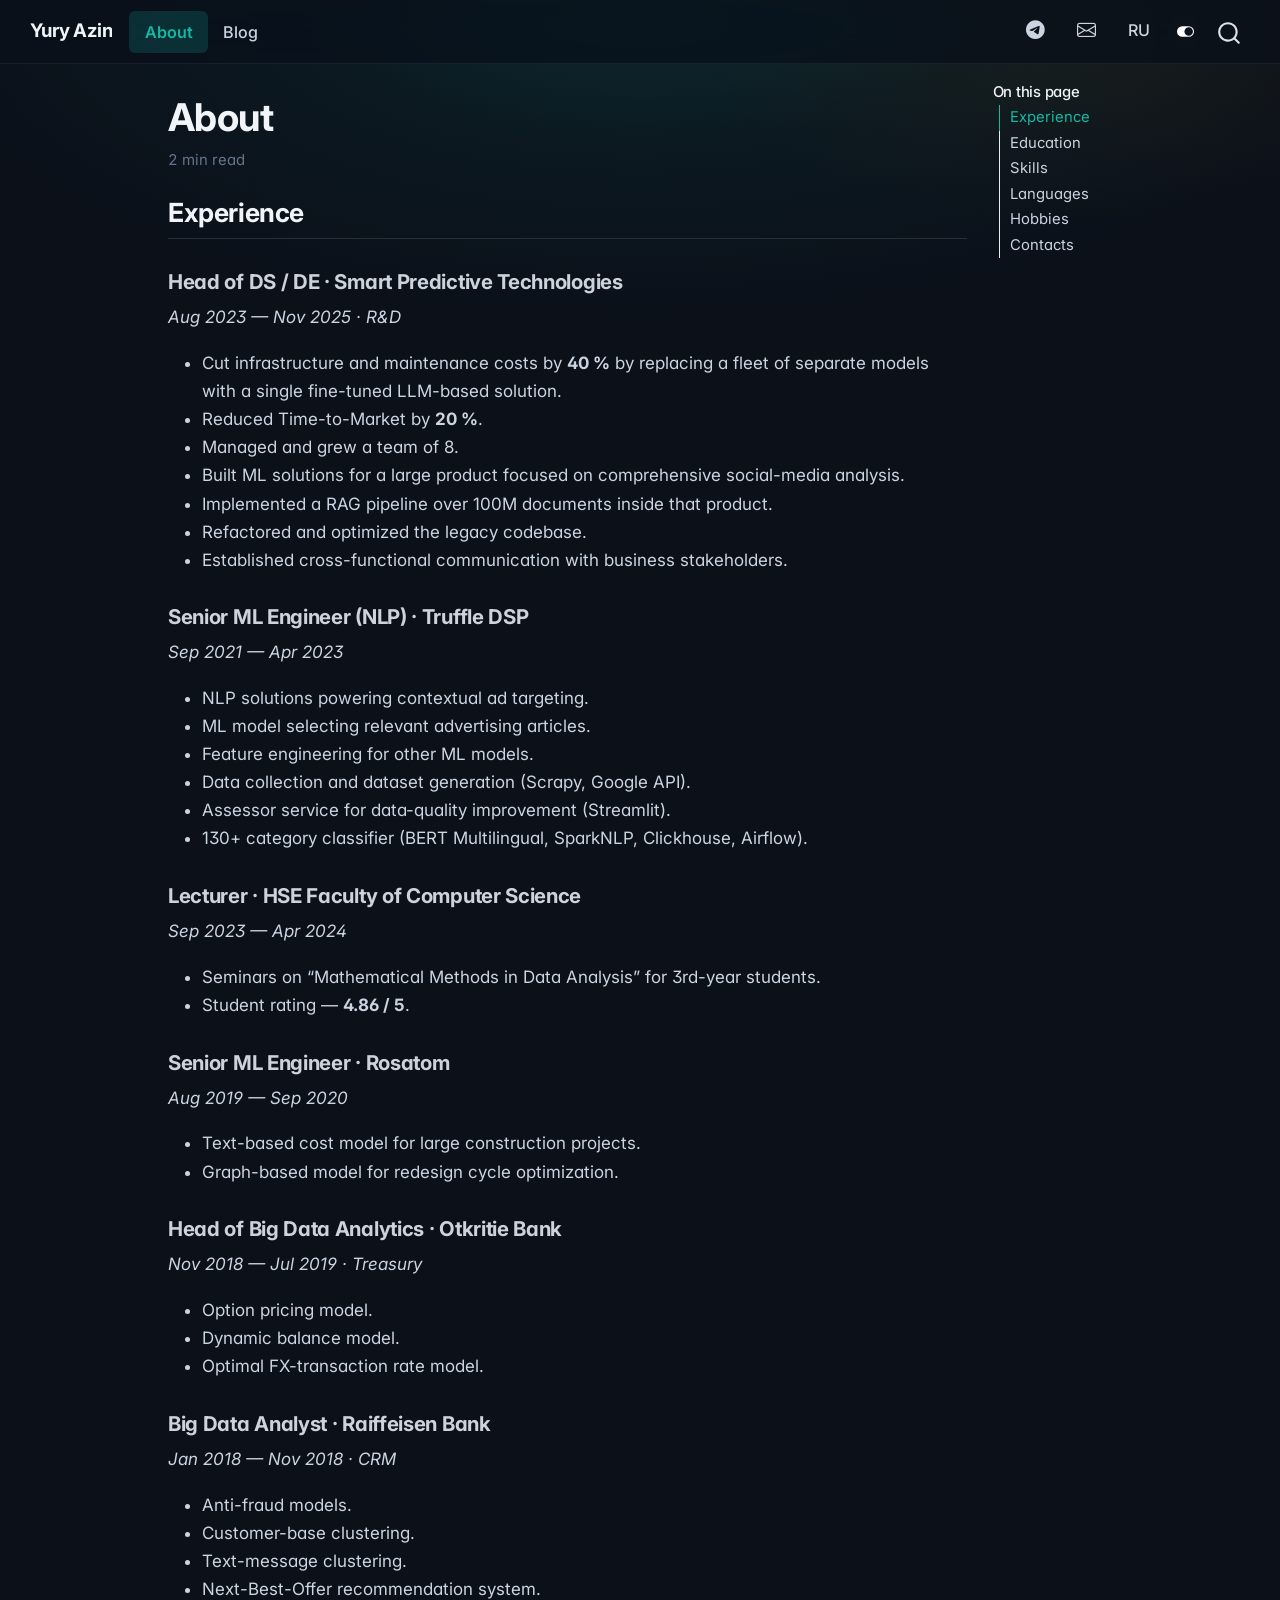
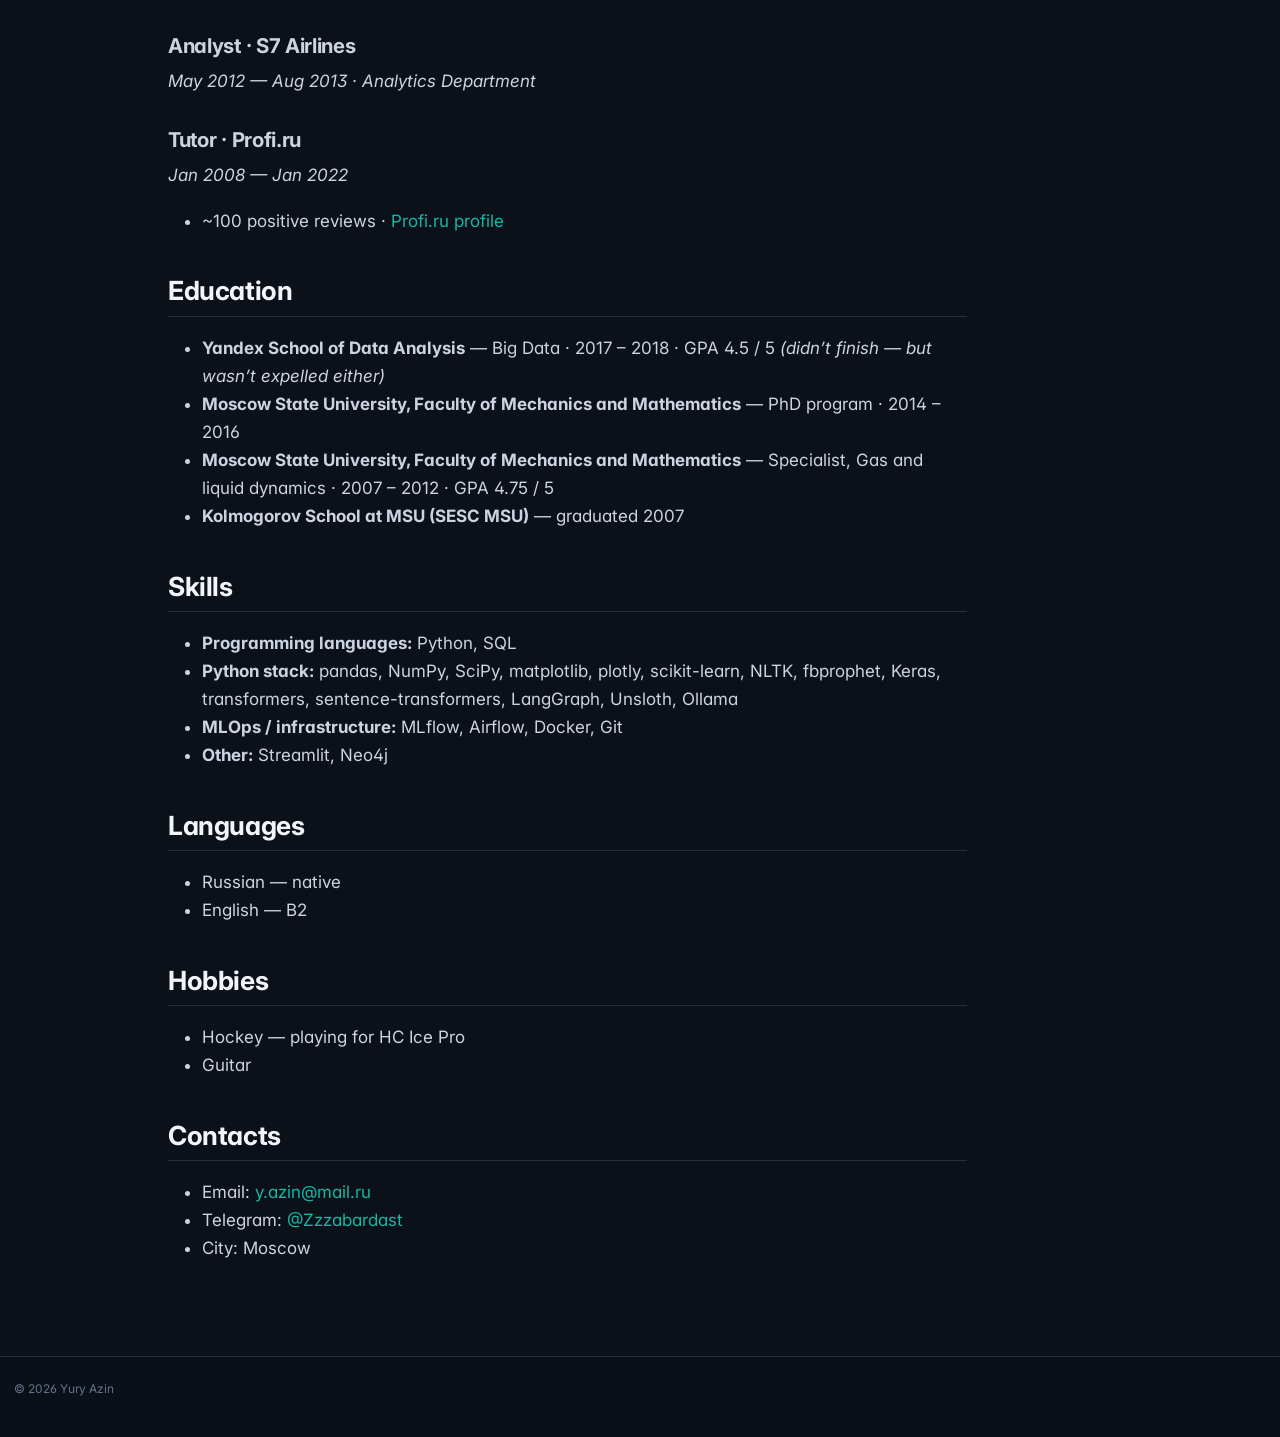
<file: en/about.html>
<!DOCTYPE html>
<html xmlns="http://www.w3.org/1999/xhtml" lang="en" xml:lang="en"><head>

<meta charset="utf-8">
<meta name="generator" content="quarto-1.9.37">

<meta name="viewport" content="width=device-width, initial-scale=1.0, user-scalable=yes">


<title>About – Yury Azin</title>
<style>
/* Default styles provided by pandoc.
** See https://pandoc.org/MANUAL.html#variables-for-html for config info.
*/
code{white-space: pre-wrap;}
span.smallcaps{font-variant: small-caps;}
div.columns{display: flex; gap: min(4vw, 1.5em);}
div.column{flex: auto; overflow-x: auto;}
div.hanging-indent{margin-left: 1.5em; text-indent: -1.5em;}
ul.task-list{list-style: none;}
ul.task-list li input[type="checkbox"] {
  width: 0.8em;
  margin: 0 0.8em 0.2em -1em; /* quarto-specific, see https://github.com/quarto-dev/quarto-cli/issues/4556 */ 
  vertical-align: middle;
}
</style>


<script src="site_libs/quarto-nav/quarto-nav.js"></script>
<script src="site_libs/clipboard/clipboard.min.js"></script>
<script src="site_libs/quarto-search/autocomplete.umd.js"></script>
<script src="site_libs/quarto-search/fuse.min.js"></script>
<script src="site_libs/quarto-search/quarto-search.js"></script>
<meta name="quarto:offset" content="./">
<script src="site_libs/quarto-html/quarto.js" type="module"></script>
<script src="site_libs/quarto-html/tabsets/tabsets.js" type="module"></script>
<script src="site_libs/quarto-html/popper.min.js"></script>
<script src="site_libs/quarto-html/tippy.umd.min.js"></script>
<script src="site_libs/quarto-html/anchor.min.js"></script>
<link href="site_libs/quarto-html/tippy.css" rel="stylesheet">
<link href="site_libs/quarto-html/quarto-syntax-highlighting-c7f20d090c4a6a93f2f603f35975394b.css" rel="stylesheet" class="quarto-color-scheme" id="quarto-text-highlighting-styles">
<link href="site_libs/quarto-html/quarto-syntax-highlighting-dark-76894652a331fa0531f4d7e4de84b889.css" rel="stylesheet" class="quarto-color-scheme quarto-color-alternate" id="quarto-text-highlighting-styles">
<script src="site_libs/bootstrap/bootstrap.min.js"></script>
<link href="site_libs/bootstrap/bootstrap-icons.css" rel="stylesheet">
<link href="site_libs/bootstrap/bootstrap-6936a2c6a476cc35eabf9b95580036cf.min.css" rel="stylesheet" append-hash="true" class="quarto-color-scheme" id="quarto-bootstrap" data-mode="light">
<link href="site_libs/bootstrap/bootstrap-dark-ee7fe8e8fcefde85cf86a88eae45ae37.min.css" rel="stylesheet" append-hash="true" class="quarto-color-scheme quarto-color-alternate" id="quarto-bootstrap" data-mode="dark">
<script id="quarto-search-options" type="application/json">{
  "location": "navbar",
  "copy-button": false,
  "collapse-after": 3,
  "panel-placement": "end",
  "type": "overlay",
  "limit": 50,
  "keyboard-shortcut": [
    "f",
    "/",
    "s"
  ],
  "show-item-context": false,
  "language": {
    "search-no-results-text": "No results",
    "search-matching-documents-text": "matching documents",
    "search-copy-link-title": "Copy link to search",
    "search-hide-matches-text": "Hide additional matches",
    "search-more-match-text": "more match in this document",
    "search-more-matches-text": "more matches in this document",
    "search-clear-button-title": "Clear",
    "search-text-placeholder": "",
    "search-detached-cancel-button-title": "Cancel",
    "search-submit-button-title": "Submit",
    "search-label": "Search"
  }
}</script>
<style>html{ scroll-behavior: smooth; }</style>
<link rel="preconnect" href="https://fonts.googleapis.com">
<link rel="preconnect" href="https://fonts.gstatic.com" crossorigin="">
<link href="https://fonts.googleapis.com/css2?family=Inter:wght@400;500;600;700;800&amp;family=JetBrains+Mono:wght@400;500&amp;display=swap" rel="stylesheet">
<script>
  // One-shot migration: before 2026-05 the default was the light
  // theme, so returning visitors have an explicit "default" stored
  // in localStorage. If our migration flag is not yet set, clear
  // the legacy key so the new dark default applies. Then mark the
  // flag and stop touching anything — the user's future toggles
  // are preserved as normal.
  (function () {
    try {
      var k = 'quarto-dark-default-v1';
      if (!localStorage.getItem(k)) {
        localStorage.removeItem('quarto-color-scheme');
        localStorage.setItem(k, '1');
      }
    } catch (_) {}
  })();
  // Language switcher via event delegation — works even if the user
  // clicks before DOMContentLoaded fires. Sends the visitor to the
  // equivalent page (RU → EN: prepend /en, EN → RU: strip it). The
  // scroll position is carried across the navigation via sessionStorage.
  function langTarget(label) {
    var path = window.location.pathname || '/';
    if (label === 'EN') return '/en' + (path === '/' ? '/' : path);
    if (label === 'RU') return path.replace(/^\/en\b/, '') || '/';
    return null;
  }
  // Also fix href on load so hover-previews and right-click menus
  // show the correct destination
  document.addEventListener('DOMContentLoaded', function () {
    var origin = window.location.origin;
    var s = window.location.search || '', h = window.location.hash || '';
    document.querySelectorAll('.navbar .nav-link').forEach(function (a) {
      var label = (a.textContent || '').trim();
      var t = langTarget(label);
      if (t) a.href = origin + t + s + h;
    });
  });
  // Dev environment has two preview ports: 4848 = RU+EN merged,
  // 4849 = EN only. Clicking "RU" on :4849 can't find RU files —
  // so we route through :4848 (which serves both).
  function devOrigin() {
    var origin = window.location.origin;
    var host = window.location.hostname;
    var port = window.location.port;
    if ((host === '127.0.0.1' || host === 'localhost') &&
        (port === '4848' || port === '4849')) {
      return window.location.protocol + '//' + host + ':4848';
    }
    return origin;
  }
  // Main handler — intercept the click
  document.addEventListener('click', function (e) {
    var a = e.target && e.target.closest && e.target.closest('.navbar a.nav-link');
    if (!a) return;
    var label = (a.textContent || '').trim();
    var t = langTarget(label);
    if (!t) return;
    e.preventDefault();
    e.stopPropagation();
    try {
      sessionStorage.setItem('lang-switch', JSON.stringify({
        target: t, scroll: window.scrollY
      }));
    } catch (_) {}
    window.location.href = devOrigin() + t +
      (window.location.search || '') + (window.location.hash || '');
  }, true);
  // On the new page — restore the scroll position
  window.addEventListener('load', function () {
    try {
      var raw = sessionStorage.getItem('lang-switch');
      if (!raw) return;
      var data = JSON.parse(raw);
      sessionStorage.removeItem('lang-switch');
      if (data.target === window.location.pathname) {
        requestAnimationFrame(function () {
          window.scrollTo(0, data.scroll || 0);
        });
      }
    } catch (_) {}
  });

  // Build a byline row from Quarto's metadata (date, reading
  // time, categories) and place it under the title between the
  // title and the description. Hide the original meta/category
  // blocks.
  document.addEventListener('DOMContentLoaded', function () {
    var header = document.getElementById('title-block-header');
    if (!header) return;
    var titleBlock = header.querySelector('.quarto-title');
    if (!titleBlock) return;
    var dateEl = header.querySelector('.quarto-title-meta p.date');
    var cats   = header.querySelectorAll('.quarto-category');

    // Reading time: compute it ourselves from the article body
    // (Quarto doesn't put it into the title-block by default)
    function readingMinutes() {
      var body = document.querySelector('main, #quarto-document-content, article');
      if (!body) return null;
      var text = (body.textContent || '').trim();
      var words = text ? text.split(/\s+/).length : 0;
      if (words < 50) return null;
      return Math.max(1, Math.round(words / 200));
    }

    var parts = [];
    if (dateEl && dateEl.textContent.trim()) {
      parts.push('<span class="bl-date">' + dateEl.textContent.trim() + '</span>');
    }
    var m = readingMinutes();
    if (m) {
      parts.push('<span class="bl-time">' + m + ' min read</span>');
    }
    if (cats.length) {
      var chips = Array.prototype.map.call(cats, function (c) {
        return '<span class="bl-cat">' + c.textContent.trim() + '</span>';
      }).join('');
      parts.push('<span class="bl-cats">' + chips + '</span>');
    }
    if (!parts.length) return;

    var byline = document.createElement('div');
    byline.className = 'post-byline';
    byline.innerHTML = parts.join('<span class="bl-sep">·</span>');
    titleBlock.insertAdjacentElement('afterend', byline);

    var oldMeta = header.querySelector('.quarto-title-meta');
    var oldCats = header.querySelector('.quarto-categories');
    if (oldMeta) oldMeta.style.display = 'none';
    if (oldCats) oldCats.style.display = 'none';
  });

  // Preserve scroll position on theme toggle. Intercept the click
  // in the capture phase, block Quarto's inline onclick via
  // stopImmediatePropagation, and call quartoToggleColorScheme
  // ourselves. Restore scroll multiple times (rAF + setTimeout)
  // to outlast any reflows Quarto triggers.
  document.addEventListener('click', function (e) {
    var t = e.target && e.target.closest && e.target.closest('.quarto-color-scheme-toggle');
    if (!t) return;
    e.preventDefault();
    e.stopImmediatePropagation();
    e.stopPropagation();

    var y = window.scrollY;
    if (typeof window.quartoToggleColorScheme === 'function') {
      window.quartoToggleColorScheme();
    }
    function restore() { window.scrollTo(0, y); }
    restore();
    requestAnimationFrame(restore);
    requestAnimationFrame(function () { requestAnimationFrame(restore); });
    setTimeout(restore, 30);
    setTimeout(restore, 100);
    setTimeout(restore, 250);
  }, true);
</script>


<link rel="stylesheet" href="styles.css">
</head>

<body class="nav-fixed quarto-dark"><script id="quarto-html-before-body" type="application/javascript">
    const toggleBodyColorMode = (bsSheetEl) => {
      const mode = bsSheetEl.getAttribute("data-mode");
      const bodyEl = window.document.querySelector("body");
      if (mode === "dark") {
        bodyEl.classList.add("quarto-dark");
        bodyEl.classList.remove("quarto-light");
      } else {
        bodyEl.classList.add("quarto-light");
        bodyEl.classList.remove("quarto-dark");
      }
    }
    const toggleBodyColorPrimary = () => {
      const bsSheetEl = window.document.querySelector("link#quarto-bootstrap:not([rel=disabled-stylesheet])");
      if (bsSheetEl) {
        toggleBodyColorMode(bsSheetEl);
      }
    }
    const setColorSchemeToggle = (alternate) => {
      const toggles = window.document.querySelectorAll('.quarto-color-scheme-toggle');
      for (let i=0; i < toggles.length; i++) {
        const toggle = toggles[i];
        if (toggle) {
          if (alternate) {
            toggle.classList.add("alternate");
          } else {
            toggle.classList.remove("alternate");
          }
        }
      }
    };
    const toggleColorMode = (alternate) => {
      // Switch the stylesheets
      const primaryStylesheets = window.document.querySelectorAll('link.quarto-color-scheme:not(.quarto-color-alternate)');
      const alternateStylesheets = window.document.querySelectorAll('link.quarto-color-scheme.quarto-color-alternate');
      manageTransitions('#quarto-margin-sidebar .nav-link', false);
      if (alternate) {
        // note: dark is layered on light, we don't disable primary!
        enableStylesheet(alternateStylesheets);
        for (const sheetNode of alternateStylesheets) {
          if (sheetNode.id === "quarto-bootstrap") {
            toggleBodyColorMode(sheetNode);
          }
        }
      } else {
        disableStylesheet(alternateStylesheets);
        enableStylesheet(primaryStylesheets)
        toggleBodyColorPrimary();
      }
      manageTransitions('#quarto-margin-sidebar .nav-link', true);
      // Switch the toggles
      setColorSchemeToggle(alternate)
      // Hack to workaround the fact that safari doesn't
      // properly recolor the scrollbar when toggling (#1455)
      if (navigator.userAgent.indexOf('Safari') > 0 && navigator.userAgent.indexOf('Chrome') == -1) {
        manageTransitions("body", false);
        window.scrollTo(0, 1);
        setTimeout(() => {
          window.scrollTo(0, 0);
          manageTransitions("body", true);
        }, 40);
      }
    }
    const disableStylesheet = (stylesheets) => {
      for (let i=0; i < stylesheets.length; i++) {
        const stylesheet = stylesheets[i];
        stylesheet.rel = 'disabled-stylesheet';
      }
    }
    const enableStylesheet = (stylesheets) => {
      for (let i=0; i < stylesheets.length; i++) {
        const stylesheet = stylesheets[i];
        if(stylesheet.rel !== 'stylesheet') { // for Chrome, which will still FOUC without this check
          stylesheet.rel = 'stylesheet';
        }
      }
    }
    const manageTransitions = (selector, allowTransitions) => {
      const els = window.document.querySelectorAll(selector);
      for (let i=0; i < els.length; i++) {
        const el = els[i];
        if (allowTransitions) {
          el.classList.remove('notransition');
        } else {
          el.classList.add('notransition');
        }
      }
    }
    const isFileUrl = () => {
      return window.location.protocol === 'file:';
    }
    const hasAlternateSentinel = () => {
      let styleSentinel = getColorSchemeSentinel();
      if (styleSentinel !== null) {
        return styleSentinel === "alternate";
      } else {
        return false;
      }
    }
    const setStyleSentinel = (alternate) => {
      const value = alternate ? "alternate" : "default";
      if (!isFileUrl()) {
        window.localStorage.setItem("quarto-color-scheme", value);
      } else {
        localAlternateSentinel = value;
      }
    }
    const getColorSchemeSentinel = () => {
      if (!isFileUrl()) {
        const storageValue = window.localStorage.getItem("quarto-color-scheme");
        return storageValue != null ? storageValue : localAlternateSentinel;
      } else {
        return localAlternateSentinel;
      }
    }
    const toggleGiscusIfUsed = (isAlternate, darkModeDefault) => {
      const baseTheme = document.querySelector('#giscus-base-theme')?.value ?? 'light';
      const alternateTheme = document.querySelector('#giscus-alt-theme')?.value ?? 'dark';
      let newTheme = '';
      if(authorPrefersDark) {
        newTheme = isAlternate ? baseTheme : alternateTheme;
      } else {
        newTheme = isAlternate ? alternateTheme : baseTheme;
      }
      const changeGiscusTheme = () => {
        // From: https://github.com/giscus/giscus/issues/336
        const sendMessage = (message) => {
          const iframe = document.querySelector('iframe.giscus-frame');
          if (!iframe) return;
          iframe.contentWindow.postMessage({ giscus: message }, 'https://giscus.app');
        }
        sendMessage({
          setConfig: {
            theme: newTheme
          }
        });
      }
      const isGiscussLoaded = window.document.querySelector('iframe.giscus-frame') !== null;
      if (isGiscussLoaded) {
        changeGiscusTheme();
      }
    };
    const authorPrefersDark = true;
    const darkModeDefault = authorPrefersDark;
    let localAlternateSentinel = darkModeDefault ? 'alternate' : 'default';
    // Dark / light mode switch
    window.quartoToggleColorScheme = () => {
      // Read the current dark / light value
      let toAlternate = !hasAlternateSentinel();
      toggleColorMode(toAlternate);
      setStyleSentinel(toAlternate);
      toggleGiscusIfUsed(toAlternate, darkModeDefault);
      window.dispatchEvent(new Event('resize'));
    };
    // Switch to dark mode if need be
    if (hasAlternateSentinel()) {
      toggleColorMode(true);
    } else {
      toggleColorMode(false);
    }
  </script>

<div id="quarto-search-results"></div>
  <header id="quarto-header" class="headroom fixed-top">
    <nav class="navbar navbar-expand-lg " data-bs-theme="dark">
      <div class="navbar-container container-fluid">
      <div class="navbar-brand-container mx-auto">
    <a class="navbar-brand" href="./index.html">
    <span class="navbar-title">Yury Azin</span>
    </a>
  </div>
            <div id="quarto-search" class="" title="Search"></div>
          <button class="navbar-toggler" type="button" data-bs-toggle="collapse" data-bs-target="#navbarCollapse" aria-controls="navbarCollapse" role="menu" aria-expanded="false" aria-label="Toggle navigation" onclick="if (window.quartoToggleHeadroom) { window.quartoToggleHeadroom(); }">
  <span class="navbar-toggler-icon"></span>
</button>
          <div class="collapse navbar-collapse" id="navbarCollapse">
            <ul class="navbar-nav navbar-nav-scroll me-auto">
  <li class="nav-item">
    <a class="nav-link active" href="./about.html" aria-current="page"> 
<span class="menu-text">About</span></a>
  </li>  
  <li class="nav-item">
    <a class="nav-link" href="./blog.html"> 
<span class="menu-text">Blog</span></a>
  </li>  
</ul>
            <ul class="navbar-nav navbar-nav-scroll ms-auto">
  <li class="nav-item compact">
    <a class="nav-link" href="https://t.me/Zzzabardast"> <i class="bi bi-telegram" role="img" aria-label="Telegram">
</i> 
<span class="menu-text"></span></a>
  </li>  
  <li class="nav-item compact">
    <a class="nav-link" href="mailto:y.azin@mail.ru"> <i class="bi bi-envelope" role="img" aria-label="Email">
</i> 
<span class="menu-text"></span></a>
  </li>  
  <li class="nav-item">
    <a class="nav-link" href="./"> 
<span class="menu-text">RU</span></a>
  </li>  
</ul>
          </div> <!-- /navcollapse -->
            <div class="quarto-navbar-tools">
  <a href="" class="quarto-color-scheme-toggle quarto-navigation-tool  px-1" onclick="window.quartoToggleColorScheme(); return false;" title="Toggle dark mode"><i class="bi"></i></a>
</div>
      </div> <!-- /container-fluid -->
    </nav>
</header>
<!-- content -->
<div id="quarto-content" class="quarto-container page-columns page-rows-contents page-layout-article page-navbar">
<!-- sidebar -->
<!-- margin-sidebar -->
    <div id="quarto-margin-sidebar" class="sidebar margin-sidebar">
        <nav id="TOC" role="doc-toc" class="toc-active">
    <h2 id="toc-title">On this page</h2>
   
  <ul class="collapse">
  <li><a href="#experience" id="toc-experience" class="nav-link active" data-scroll-target="#experience">Experience</a></li>
  <li><a href="#education" id="toc-education" class="nav-link" data-scroll-target="#education">Education</a></li>
  <li><a href="#skills" id="toc-skills" class="nav-link" data-scroll-target="#skills">Skills</a></li>
  <li><a href="#languages" id="toc-languages" class="nav-link" data-scroll-target="#languages">Languages</a></li>
  <li><a href="#hobbies" id="toc-hobbies" class="nav-link" data-scroll-target="#hobbies">Hobbies</a></li>
  <li><a href="#contacts" id="toc-contacts" class="nav-link" data-scroll-target="#contacts">Contacts</a></li>
  </ul>
</nav>
    </div>
<!-- main -->
<main class="content" id="quarto-document-content">


<header id="title-block-header" class="quarto-title-block default">
<div class="quarto-title">
<h1 class="title">About</h1>
</div>



<div class="quarto-title-meta">

    
  
    
  </div>
  


</header>


<section id="experience" class="level2">
<h2 class="anchored" data-anchor-id="experience">Experience</h2>
<section id="head-of-ds-de-smart-predictive-technologies" class="level3">
<h3 class="anchored" data-anchor-id="head-of-ds-de-smart-predictive-technologies">Head of DS / DE · Smart Predictive Technologies</h3>
<p><em>Aug 2023 — Nov 2025 · R&amp;D</em></p>
<ul>
<li>Cut infrastructure and maintenance costs by <strong>40 %</strong> by replacing a fleet of separate models with a single fine-tuned LLM-based solution.</li>
<li>Reduced Time-to-Market by <strong>20 %</strong>.</li>
<li>Managed and grew a team of 8.</li>
<li>Built ML solutions for a large product focused on comprehensive social-media analysis.</li>
<li>Implemented a RAG pipeline over 100M documents inside that product.</li>
<li>Refactored and optimized the legacy codebase.</li>
<li>Established cross-functional communication with business stakeholders.</li>
</ul>
</section>
<section id="senior-ml-engineer-nlp-truffle-dsp" class="level3">
<h3 class="anchored" data-anchor-id="senior-ml-engineer-nlp-truffle-dsp">Senior ML Engineer (NLP) · Truffle DSP</h3>
<p><em>Sep 2021 — Apr 2023</em></p>
<ul>
<li>NLP solutions powering contextual ad targeting.</li>
<li>ML model selecting relevant advertising articles.</li>
<li>Feature engineering for other ML models.</li>
<li>Data collection and dataset generation (Scrapy, Google API).</li>
<li>Assessor service for data-quality improvement (Streamlit).</li>
<li>130+ category classifier (BERT Multilingual, SparkNLP, Clickhouse, Airflow).</li>
</ul>
</section>
<section id="lecturer-hse-faculty-of-computer-science" class="level3">
<h3 class="anchored" data-anchor-id="lecturer-hse-faculty-of-computer-science">Lecturer · HSE Faculty of Computer Science</h3>
<p><em>Sep 2023 — Apr 2024</em></p>
<ul>
<li>Seminars on “Mathematical Methods in Data Analysis” for 3rd-year students.</li>
<li>Student rating — <strong>4.86 / 5</strong>.</li>
</ul>
</section>
<section id="senior-ml-engineer-rosatom" class="level3">
<h3 class="anchored" data-anchor-id="senior-ml-engineer-rosatom">Senior ML Engineer · Rosatom</h3>
<p><em>Aug 2019 — Sep 2020</em></p>
<ul>
<li>Text-based cost model for large construction projects.</li>
<li>Graph-based model for redesign cycle optimization.</li>
</ul>
</section>
<section id="head-of-big-data-analytics-otkritie-bank" class="level3">
<h3 class="anchored" data-anchor-id="head-of-big-data-analytics-otkritie-bank">Head of Big Data Analytics · Otkritie Bank</h3>
<p><em>Nov 2018 — Jul 2019 · Treasury</em></p>
<ul>
<li>Option pricing model.</li>
<li>Dynamic balance model.</li>
<li>Optimal FX-transaction rate model.</li>
</ul>
</section>
<section id="big-data-analyst-raiffeisen-bank" class="level3">
<h3 class="anchored" data-anchor-id="big-data-analyst-raiffeisen-bank">Big Data Analyst · Raiffeisen Bank</h3>
<p><em>Jan 2018 — Nov 2018 · CRM</em></p>
<ul>
<li>Anti-fraud models.</li>
<li>Customer-base clustering.</li>
<li>Text-message clustering.</li>
<li>Next-Best-Offer recommendation system.</li>
</ul>
</section>
<section id="analyst-s7-airlines" class="level3">
<h3 class="anchored" data-anchor-id="analyst-s7-airlines">Analyst · S7 Airlines</h3>
<p><em>May 2012 — Aug 2013 · Analytics Department</em></p>
</section>
<section id="tutor-profi.ru" class="level3">
<h3 class="anchored" data-anchor-id="tutor-profi.ru">Tutor · Profi.ru</h3>
<p><em>Jan 2008 — Jan 2022</em></p>
<ul>
<li>~100 positive reviews · <a href="https://profi.ru/profile/AzinUA/">Profi.ru profile</a></li>
</ul>
</section>
</section>
<section id="education" class="level2">
<h2 class="anchored" data-anchor-id="education">Education</h2>
<ul>
<li><strong>Yandex School of Data Analysis</strong> — Big Data · 2017 – 2018 · GPA 4.5 / 5 <em>(didn’t finish — but wasn’t expelled either)</em></li>
<li><strong>Moscow State University, Faculty of Mechanics and Mathematics</strong> — PhD program · 2014 – 2016</li>
<li><strong>Moscow State University, Faculty of Mechanics and Mathematics</strong> — Specialist, Gas and liquid dynamics · 2007 – 2012 · GPA 4.75 / 5</li>
<li><strong>Kolmogorov School at MSU (SESC MSU)</strong> — graduated 2007</li>
</ul>
</section>
<section id="skills" class="level2">
<h2 class="anchored" data-anchor-id="skills">Skills</h2>
<ul>
<li><strong>Programming languages:</strong> Python, SQL</li>
<li><strong>Python stack:</strong> pandas, NumPy, SciPy, matplotlib, plotly, scikit-learn, NLTK, fbprophet, Keras, transformers, sentence-transformers, LangGraph, Unsloth, Ollama</li>
<li><strong>MLOps / infrastructure:</strong> MLflow, Airflow, Docker, Git</li>
<li><strong>Other:</strong> Streamlit, Neo4j</li>
</ul>
</section>
<section id="languages" class="level2">
<h2 class="anchored" data-anchor-id="languages">Languages</h2>
<ul>
<li>Russian — native</li>
<li>English — B2</li>
</ul>
</section>
<section id="hobbies" class="level2">
<h2 class="anchored" data-anchor-id="hobbies">Hobbies</h2>
<ul>
<li>Hockey — playing for HC Ice Pro</li>
<li>Guitar</li>
</ul>
</section>
<section id="contacts" class="level2">
<h2 class="anchored" data-anchor-id="contacts">Contacts</h2>
<ul>
<li>Email: <a href="mailto:y.azin@mail.ru" class="email">y.azin@mail.ru</a></li>
<li>Telegram: <a href="https://t.me/Zzzabardast"><span class="citation" data-cites="Zzzabardast">@Zzzabardast</span></a></li>
<li>City: Moscow</li>
</ul>


</section>

</main> <!-- /main -->
<script id="quarto-html-after-body" type="application/javascript">
  window.document.addEventListener("DOMContentLoaded", function (event) {
    // Ensure there is a toggle, if there isn't float one in the top right
    if (window.document.querySelector('.quarto-color-scheme-toggle') === null) {
      const a = window.document.createElement('a');
      a.classList.add('top-right');
      a.classList.add('quarto-color-scheme-toggle');
      a.href = "";
      a.onclick = function() { try { window.quartoToggleColorScheme(); } catch {} return false; };
      const i = window.document.createElement("i");
      i.classList.add('bi');
      a.appendChild(i);
      window.document.body.appendChild(a);
    }
    setColorSchemeToggle(hasAlternateSentinel())
    const icon = "";
    const anchorJS = new window.AnchorJS();
    anchorJS.options = {
      placement: 'right',
      icon: icon
    };
    anchorJS.add('.anchored');
    const isCodeAnnotation = (el) => {
      for (const clz of el.classList) {
        if (clz.startsWith('code-annotation-')) {                     
          return true;
        }
      }
      return false;
    }
    const onCopySuccess = function(e) {
      // button target
      const button = e.trigger;
      // don't keep focus
      button.blur();
      // flash "checked"
      button.classList.add('code-copy-button-checked');
      var currentTitle = button.getAttribute("title");
      button.setAttribute("title", "Copied!");
      let tooltip;
      if (window.bootstrap) {
        button.setAttribute("data-bs-toggle", "tooltip");
        button.setAttribute("data-bs-placement", "left");
        button.setAttribute("data-bs-title", "Copied!");
        tooltip = new bootstrap.Tooltip(button, 
          { trigger: "manual", 
            customClass: "code-copy-button-tooltip",
            offset: [0, -8]});
        tooltip.show();    
      }
      setTimeout(function() {
        if (tooltip) {
          tooltip.hide();
          button.removeAttribute("data-bs-title");
          button.removeAttribute("data-bs-toggle");
          button.removeAttribute("data-bs-placement");
        }
        button.setAttribute("title", currentTitle);
        button.classList.remove('code-copy-button-checked');
      }, 1000);
      // clear code selection
      e.clearSelection();
    }
    const getTextToCopy = function(trigger) {
      const outerScaffold = trigger.parentElement.cloneNode(true);
      const codeEl = outerScaffold.querySelector('code');
      for (const childEl of codeEl.children) {
        if (isCodeAnnotation(childEl)) {
          childEl.remove();
        }
      }
      return codeEl.innerText;
    }
    const clipboard = new window.ClipboardJS('.code-copy-button:not([data-in-quarto-modal])', {
      text: getTextToCopy
    });
    clipboard.on('success', onCopySuccess);
    if (window.document.getElementById('quarto-embedded-source-code-modal')) {
      const clipboardModal = new window.ClipboardJS('.code-copy-button[data-in-quarto-modal]', {
        text: getTextToCopy,
        container: window.document.getElementById('quarto-embedded-source-code-modal')
      });
      clipboardModal.on('success', onCopySuccess);
    }
      var localhostRegex = new RegExp(/^(?:http|https):\/\/localhost\:?[0-9]*\//);
      var mailtoRegex = new RegExp(/^mailto:/);
        var filterRegex = new RegExp("https:\/\/AzinY\.github\.io\/en");
      var isInternal = (href) => {
          return filterRegex.test(href) || localhostRegex.test(href) || mailtoRegex.test(href);
      }
      // Inspect non-navigation links and adorn them if external
     var links = window.document.querySelectorAll('a[href]:not(.nav-link):not(.navbar-brand):not(.toc-action):not(.sidebar-link):not(.sidebar-item-toggle):not(.pagination-link):not(.no-external):not([aria-hidden]):not(.dropdown-item):not(.quarto-navigation-tool):not(.about-link)');
      for (var i=0; i<links.length; i++) {
        const link = links[i];
        if (!isInternal(link.href)) {
          // undo the damage that might have been done by quarto-nav.js in the case of
          // links that we want to consider external
          if (link.dataset.originalHref !== undefined) {
            link.href = link.dataset.originalHref;
          }
        }
      }
    function tippyHover(el, contentFn, onTriggerFn, onUntriggerFn) {
      const config = {
        allowHTML: true,
        maxWidth: 500,
        delay: 100,
        arrow: false,
        appendTo: function(el) {
            return el.parentElement;
        },
        interactive: true,
        interactiveBorder: 10,
        theme: 'quarto',
        placement: 'bottom-start',
      };
      if (contentFn) {
        config.content = contentFn;
      }
      if (onTriggerFn) {
        config.onTrigger = onTriggerFn;
      }
      if (onUntriggerFn) {
        config.onUntrigger = onUntriggerFn;
      }
      window.tippy(el, config); 
    }
    const noterefs = window.document.querySelectorAll('a[role="doc-noteref"]');
    for (var i=0; i<noterefs.length; i++) {
      const ref = noterefs[i];
      tippyHover(ref, function() {
        // use id or data attribute instead here
        let href = ref.getAttribute('data-footnote-href') || ref.getAttribute('href');
        try { href = new URL(href).hash; } catch {}
        const id = href.replace(/^#\/?/, "");
        const note = window.document.getElementById(id);
        if (note) {
          return note.innerHTML;
        } else {
          return "";
        }
      });
    }
    const xrefs = window.document.querySelectorAll('a.quarto-xref');
    const processXRef = (id, note) => {
      // Strip column container classes
      const stripColumnClz = (el) => {
        el.classList.remove("page-full", "page-columns");
        if (el.children) {
          for (const child of el.children) {
            stripColumnClz(child);
          }
        }
      }
      stripColumnClz(note)
      if (id === null || id.startsWith('sec-')) {
        // Special case sections, only their first couple elements
        const container = document.createElement("div");
        if (note.children && note.children.length > 2) {
          container.appendChild(note.children[0].cloneNode(true));
          for (let i = 1; i < note.children.length; i++) {
            const child = note.children[i];
            if (child.tagName === "P" && child.innerText === "") {
              continue;
            } else {
              container.appendChild(child.cloneNode(true));
              break;
            }
          }
          if (window.Quarto?.typesetMath) {
            window.Quarto.typesetMath(container);
          }
          return container.innerHTML
        } else {
          if (window.Quarto?.typesetMath) {
            window.Quarto.typesetMath(note);
          }
          return note.innerHTML;
        }
      } else {
        // Remove any anchor links if they are present
        const anchorLink = note.querySelector('a.anchorjs-link');
        if (anchorLink) {
          anchorLink.remove();
        }
        if (window.Quarto?.typesetMath) {
          window.Quarto.typesetMath(note);
        }
        if (note.classList.contains("callout")) {
          return note.outerHTML;
        } else {
          return note.innerHTML;
        }
      }
    }
    for (var i=0; i<xrefs.length; i++) {
      const xref = xrefs[i];
      tippyHover(xref, undefined, function(instance) {
        instance.disable();
        let url = xref.getAttribute('href');
        let hash = undefined; 
        if (url.startsWith('#')) {
          hash = url;
        } else {
          try { hash = new URL(url).hash; } catch {}
        }
        if (hash) {
          const id = hash.replace(/^#\/?/, "");
          const note = window.document.getElementById(id);
          if (note !== null) {
            try {
              const html = processXRef(id, note.cloneNode(true));
              instance.setContent(html);
            } finally {
              instance.enable();
              instance.show();
            }
          } else {
            // See if we can fetch this
            fetch(url.split('#')[0])
            .then(res => res.text())
            .then(html => {
              const parser = new DOMParser();
              const htmlDoc = parser.parseFromString(html, "text/html");
              const note = htmlDoc.getElementById(id);
              if (note !== null) {
                const html = processXRef(id, note);
                instance.setContent(html);
              } 
            }).finally(() => {
              instance.enable();
              instance.show();
            });
          }
        } else {
          // See if we can fetch a full url (with no hash to target)
          // This is a special case and we should probably do some content thinning / targeting
          fetch(url)
          .then(res => res.text())
          .then(html => {
            const parser = new DOMParser();
            const htmlDoc = parser.parseFromString(html, "text/html");
            const note = htmlDoc.querySelector('main.content');
            if (note !== null) {
              // This should only happen for chapter cross references
              // (since there is no id in the URL)
              // remove the first header
              if (note.children.length > 0 && note.children[0].tagName === "HEADER") {
                note.children[0].remove();
              }
              const html = processXRef(null, note);
              instance.setContent(html);
            } 
          }).finally(() => {
            instance.enable();
            instance.show();
          });
        }
      }, function(instance) {
      });
    }
        let selectedAnnoteEl;
        const selectorForAnnotation = ( cell, annotation) => {
          let cellAttr = 'data-code-cell="' + cell + '"';
          let lineAttr = 'data-code-annotation="' +  annotation + '"';
          const selector = 'span[' + cellAttr + '][' + lineAttr + ']';
          return selector;
        }
        const selectCodeLines = (annoteEl) => {
          const doc = window.document;
          const targetCell = annoteEl.getAttribute("data-target-cell");
          const targetAnnotation = annoteEl.getAttribute("data-target-annotation");
          const annoteSpan = window.document.querySelector(selectorForAnnotation(targetCell, targetAnnotation));
          const lines = annoteSpan.getAttribute("data-code-lines").split(",");
          const lineIds = lines.map((line) => {
            return targetCell + "-" + line;
          })
          let top = null;
          let height = null;
          let parent = null;
          if (lineIds.length > 0) {
              //compute the position of the single el (top and bottom and make a div)
              const el = window.document.getElementById(lineIds[0]);
              top = el.offsetTop;
              height = el.offsetHeight;
              parent = el.parentElement.parentElement;
            if (lineIds.length > 1) {
              const lastEl = window.document.getElementById(lineIds[lineIds.length - 1]);
              const bottom = lastEl.offsetTop + lastEl.offsetHeight;
              height = bottom - top;
            }
            if (top !== null && height !== null && parent !== null) {
              // cook up a div (if necessary) and position it 
              let div = window.document.getElementById("code-annotation-line-highlight");
              if (div === null) {
                div = window.document.createElement("div");
                div.setAttribute("id", "code-annotation-line-highlight");
                div.style.position = 'absolute';
                parent.appendChild(div);
              }
              div.style.top = top - 2 + "px";
              div.style.height = height + 4 + "px";
              div.style.left = 0;
              let gutterDiv = window.document.getElementById("code-annotation-line-highlight-gutter");
              if (gutterDiv === null) {
                gutterDiv = window.document.createElement("div");
                gutterDiv.setAttribute("id", "code-annotation-line-highlight-gutter");
                gutterDiv.style.position = 'absolute';
                const codeCell = window.document.getElementById(targetCell);
                const gutter = codeCell.querySelector('.code-annotation-gutter');
                gutter.appendChild(gutterDiv);
              }
              gutterDiv.style.top = top - 2 + "px";
              gutterDiv.style.height = height + 4 + "px";
            }
            selectedAnnoteEl = annoteEl;
          }
        };
        const unselectCodeLines = () => {
          const elementsIds = ["code-annotation-line-highlight", "code-annotation-line-highlight-gutter"];
          elementsIds.forEach((elId) => {
            const div = window.document.getElementById(elId);
            if (div) {
              div.remove();
            }
          });
          selectedAnnoteEl = undefined;
        };
          // Handle positioning of the toggle
      window.addEventListener(
        "resize",
        throttle(() => {
          elRect = undefined;
          if (selectedAnnoteEl) {
            selectCodeLines(selectedAnnoteEl);
          }
        }, 10)
      );
      function throttle(fn, ms) {
      let throttle = false;
      let timer;
        return (...args) => {
          if(!throttle) { // first call gets through
              fn.apply(this, args);
              throttle = true;
          } else { // all the others get throttled
              if(timer) clearTimeout(timer); // cancel #2
              timer = setTimeout(() => {
                fn.apply(this, args);
                timer = throttle = false;
              }, ms);
          }
        };
      }
        // Attach click handler to the DT
        const annoteDls = window.document.querySelectorAll('dt[data-target-cell]');
        for (const annoteDlNode of annoteDls) {
          annoteDlNode.addEventListener('click', (event) => {
            const clickedEl = event.target;
            if (clickedEl !== selectedAnnoteEl) {
              unselectCodeLines();
              const activeEl = window.document.querySelector('dt[data-target-cell].code-annotation-active');
              if (activeEl) {
                activeEl.classList.remove('code-annotation-active');
              }
              selectCodeLines(clickedEl);
              clickedEl.classList.add('code-annotation-active');
            } else {
              // Unselect the line
              unselectCodeLines();
              clickedEl.classList.remove('code-annotation-active');
            }
          });
        }
    const findCites = (el) => {
      const parentEl = el.parentElement;
      if (parentEl) {
        const cites = parentEl.dataset.cites;
        if (cites) {
          return {
            el,
            cites: cites.split(' ')
          };
        } else {
          return findCites(el.parentElement)
        }
      } else {
        return undefined;
      }
    };
    var bibliorefs = window.document.querySelectorAll('a[role="doc-biblioref"]');
    for (var i=0; i<bibliorefs.length; i++) {
      const ref = bibliorefs[i];
      const citeInfo = findCites(ref);
      if (citeInfo) {
        tippyHover(citeInfo.el, function() {
          var popup = window.document.createElement('div');
          citeInfo.cites.forEach(function(cite) {
            var citeDiv = window.document.createElement('div');
            citeDiv.classList.add('hanging-indent');
            citeDiv.classList.add('csl-entry');
            var biblioDiv = window.document.getElementById('ref-' + cite);
            if (biblioDiv) {
              citeDiv.innerHTML = biblioDiv.innerHTML;
            }
            popup.appendChild(citeDiv);
          });
          return popup.innerHTML;
        });
      }
    }
  });
  </script>
</div> <!-- /content -->
<footer class="footer">
  <div class="nav-footer">
    <div class="nav-footer-left">
<p>© 2026 Yury Azin</p>
</div>   
    <div class="nav-footer-center">
      &nbsp;
    </div>
    <div class="nav-footer-right">
      &nbsp;
    </div>
  </div>
</footer>




<script src="site_libs/quarto-html/zenscroll-min.js"></script>
</body></html>
</file>
<file: site_libs/quarto-html/tippy.css>
.tippy-box[data-animation=fade][data-state=hidden]{opacity:0}[data-tippy-root]{max-width:calc(100vw - 10px)}.tippy-box{position:relative;background-color:#333;color:#fff;border-radius:4px;font-size:14px;line-height:1.4;white-space:normal;outline:0;transition-property:transform,visibility,opacity}.tippy-box[data-placement^=top]>.tippy-arrow{bottom:0}.tippy-box[data-placement^=top]>.tippy-arrow:before{bottom:-7px;left:0;border-width:8px 8px 0;border-top-color:initial;transform-origin:center top}.tippy-box[data-placement^=bottom]>.tippy-arrow{top:0}.tippy-box[data-placement^=bottom]>.tippy-arrow:before{top:-7px;left:0;border-width:0 8px 8px;border-bottom-color:initial;transform-origin:center bottom}.tippy-box[data-placement^=left]>.tippy-arrow{right:0}.tippy-box[data-placement^=left]>.tippy-arrow:before{border-width:8px 0 8px 8px;border-left-color:initial;right:-7px;transform-origin:center left}.tippy-box[data-placement^=right]>.tippy-arrow{left:0}.tippy-box[data-placement^=right]>.tippy-arrow:before{left:-7px;border-width:8px 8px 8px 0;border-right-color:initial;transform-origin:center right}.tippy-box[data-inertia][data-state=visible]{transition-timing-function:cubic-bezier(.54,1.5,.38,1.11)}.tippy-arrow{width:16px;height:16px;color:#333}.tippy-arrow:before{content:"";position:absolute;border-color:transparent;border-style:solid}.tippy-content{position:relative;padding:5px 9px;z-index:1}
</file>
<file: site_libs/quarto-html/quarto-syntax-highlighting-c7f20d090c4a6a93f2f603f35975394b.css>
/* quarto syntax highlight colors */
:root {
  --quarto-hl-al-color: #ff5555;
  --quarto-hl-an-color: #6a737d;
  --quarto-hl-at-color: #d73a49;
  --quarto-hl-bn-color: #005cc5;
  --quarto-hl-bu-color: #d73a49;
  --quarto-hl-ch-color: #032f62;
  --quarto-hl-co-color: #6a737d;
  --quarto-hl-cv-color: #6a737d;
  --quarto-hl-cn-color: #005cc5;
  --quarto-hl-cf-color: #d73a49;
  --quarto-hl-dt-color: #d73a49;
  --quarto-hl-dv-color: #005cc5;
  --quarto-hl-do-color: #6a737d;
  --quarto-hl-er-color: #ff5555;
  --quarto-hl-ex-color: #d73a49;
  --quarto-hl-fl-color: #005cc5;
  --quarto-hl-fu-color: #6f42c1;
  --quarto-hl-im-color: #032f62;
  --quarto-hl-in-color: #6a737d;
  --quarto-hl-kw-color: #d73a49;
  --quarto-hl-op-color: #24292e;
  --quarto-hl-pp-color: #d73a49;
  --quarto-hl-re-color: #6a737d;
  --quarto-hl-sc-color: #005cc5;
  --quarto-hl-ss-color: #032f62;
  --quarto-hl-st-color: #032f62;
  --quarto-hl-va-color: #e36209;
  --quarto-hl-vs-color: #032f62;
  --quarto-hl-wa-color: #ff5555;
}

/* other quarto variables */
:root {
  --quarto-font-monospace: "JetBrains Mono", "SF Mono", "Cascadia Mono", "Fira Code", "Lucida Console", Monaco, monospace;
}

/* syntax highlight based on Pandoc's rules */
pre > code.sourceCode > span {
  color: #24292e;
}

code.sourceCode > span {
  color: #24292e;
}

div.sourceCode,
div.sourceCode pre.sourceCode {
  color: #24292e;
}

/* Normal */
code span {
  color: #24292e;
}

/* Alert */
code span.al {
  font-weight: bold;
  color: #ff5555;
}

/* Annotation */
code span.an {
  color: #6a737d;
}

/* Attribute */
code span.at {
  color: #d73a49;
}

/* BaseN */
code span.bn {
  color: #005cc5;
}

/* BuiltIn */
code span.bu {
  color: #d73a49;
}

/* ControlFlow */
code span.cf {
  color: #d73a49;
}

/* Char */
code span.ch {
  color: #032f62;
}

/* Constant */
code span.cn {
  color: #005cc5;
}

/* Comment */
code span.co {
  color: #6a737d;
}

/* CommentVar */
code span.cv {
  color: #6a737d;
}

/* Documentation */
code span.do {
  color: #6a737d;
}

/* DataType */
code span.dt {
  color: #d73a49;
}

/* DecVal */
code span.dv {
  color: #005cc5;
}

/* Error */
code span.er {
  color: #ff5555;
  text-decoration: underline;
}

/* Extension */
code span.ex {
  font-weight: bold;
  color: #d73a49;
}

/* Float */
code span.fl {
  color: #005cc5;
}

/* Function */
code span.fu {
  color: #6f42c1;
}

/* Import */
code span.im {
  color: #032f62;
}

/* Information */
code span.in {
  color: #6a737d;
}

/* Keyword */
code span.kw {
  color: #d73a49;
}

/* Operator */
code span.op {
  color: #24292e;
}

/* Preprocessor */
code span.pp {
  color: #d73a49;
}

/* RegionMarker */
code span.re {
  color: #6a737d;
}

/* SpecialChar */
code span.sc {
  color: #005cc5;
}

/* SpecialString */
code span.ss {
  color: #032f62;
}

/* String */
code span.st {
  color: #032f62;
}

/* Variable */
code span.va {
  color: #e36209;
}

/* VerbatimString */
code span.vs {
  color: #032f62;
}

/* Warning */
code span.wa {
  color: #ff5555;
}

.prevent-inlining {
  content: "</";
}

/*# sourceMappingURL=942f6af81ff3c670aa83c6374c49d90d.css.map */
</file>
<file: site_libs/quarto-html/quarto-syntax-highlighting-dark-76894652a331fa0531f4d7e4de84b889.css>
/* quarto syntax highlight colors */
:root {
  --quarto-hl-al-color: #ff5555;
  --quarto-hl-an-color: #6a737d;
  --quarto-hl-at-color: #f97583;
  --quarto-hl-bn-color: #79b8ff;
  --quarto-hl-bu-color: #f97583;
  --quarto-hl-ch-color: #9ecbff;
  --quarto-hl-co-color: #6a737d;
  --quarto-hl-cv-color: #6a737d;
  --quarto-hl-cn-color: #79b8ff;
  --quarto-hl-cf-color: #f97583;
  --quarto-hl-dt-color: #f97583;
  --quarto-hl-dv-color: #79b8ff;
  --quarto-hl-do-color: #6a737d;
  --quarto-hl-er-color: #ff5555;
  --quarto-hl-ex-color: #f97583;
  --quarto-hl-fl-color: #79b8ff;
  --quarto-hl-fu-color: #b392f0;
  --quarto-hl-im-color: #9ecbff;
  --quarto-hl-in-color: #6a737d;
  --quarto-hl-kw-color: #f97583;
  --quarto-hl-op-color: #e1e4e8;
  --quarto-hl-pp-color: #f97583;
  --quarto-hl-re-color: #6a737d;
  --quarto-hl-sc-color: #79b8ff;
  --quarto-hl-ss-color: #9ecbff;
  --quarto-hl-st-color: #9ecbff;
  --quarto-hl-va-color: #ffab70;
  --quarto-hl-vs-color: #9ecbff;
  --quarto-hl-wa-color: #ff5555;
}

/* other quarto variables */
:root {
  --quarto-font-monospace: "JetBrains Mono", "SF Mono", "Cascadia Mono", "Fira Code", "Lucida Console", Monaco, monospace;
}

/* syntax highlight based on Pandoc's rules */
pre > code.sourceCode > span {
  color: #e1e4e8;
}

code.sourceCode > span {
  color: #e1e4e8;
}

div.sourceCode,
div.sourceCode pre.sourceCode {
  color: #e1e4e8;
}

/* Normal */
code span {
  color: #e1e4e8;
}

/* Alert */
code span.al {
  font-weight: bold;
  color: #ff5555;
}

/* Annotation */
code span.an {
  color: #6a737d;
}

/* Attribute */
code span.at {
  color: #f97583;
}

/* BaseN */
code span.bn {
  color: #79b8ff;
}

/* BuiltIn */
code span.bu {
  color: #f97583;
}

/* ControlFlow */
code span.cf {
  color: #f97583;
}

/* Char */
code span.ch {
  color: #9ecbff;
}

/* Constant */
code span.cn {
  color: #79b8ff;
}

/* Comment */
code span.co {
  color: #6a737d;
}

/* CommentVar */
code span.cv {
  color: #6a737d;
}

/* Documentation */
code span.do {
  color: #6a737d;
}

/* DataType */
code span.dt {
  color: #f97583;
}

/* DecVal */
code span.dv {
  color: #79b8ff;
}

/* Error */
code span.er {
  color: #ff5555;
  text-decoration: underline;
}

/* Extension */
code span.ex {
  font-weight: bold;
  color: #f97583;
}

/* Float */
code span.fl {
  color: #79b8ff;
}

/* Function */
code span.fu {
  color: #b392f0;
}

/* Import */
code span.im {
  color: #9ecbff;
}

/* Information */
code span.in {
  color: #6a737d;
}

/* Keyword */
code span.kw {
  color: #f97583;
}

/* Operator */
code span.op {
  color: #e1e4e8;
}

/* Preprocessor */
code span.pp {
  color: #f97583;
}

/* RegionMarker */
code span.re {
  color: #6a737d;
}

/* SpecialChar */
code span.sc {
  color: #79b8ff;
}

/* SpecialString */
code span.ss {
  color: #9ecbff;
}

/* String */
code span.st {
  color: #9ecbff;
}

/* Variable */
code span.va {
  color: #ffab70;
}

/* VerbatimString */
code span.vs {
  color: #9ecbff;
}

/* Warning */
code span.wa {
  color: #ff5555;
}

.prevent-inlining {
  content: "</";
}

/*# sourceMappingURL=fb11dfa6027b3f04c52b59688691c644.css.map */
</file>
<file: styles.css>
/* Дополнительные правки поверх theme.scss
   (основной стиль теперь в theme.scss; этот файл — для частных tweaks) */
</file>
<file: en/site_libs/quarto-html/tippy.css>
.tippy-box[data-animation=fade][data-state=hidden]{opacity:0}[data-tippy-root]{max-width:calc(100vw - 10px)}.tippy-box{position:relative;background-color:#333;color:#fff;border-radius:4px;font-size:14px;line-height:1.4;white-space:normal;outline:0;transition-property:transform,visibility,opacity}.tippy-box[data-placement^=top]>.tippy-arrow{bottom:0}.tippy-box[data-placement^=top]>.tippy-arrow:before{bottom:-7px;left:0;border-width:8px 8px 0;border-top-color:initial;transform-origin:center top}.tippy-box[data-placement^=bottom]>.tippy-arrow{top:0}.tippy-box[data-placement^=bottom]>.tippy-arrow:before{top:-7px;left:0;border-width:0 8px 8px;border-bottom-color:initial;transform-origin:center bottom}.tippy-box[data-placement^=left]>.tippy-arrow{right:0}.tippy-box[data-placement^=left]>.tippy-arrow:before{border-width:8px 0 8px 8px;border-left-color:initial;right:-7px;transform-origin:center left}.tippy-box[data-placement^=right]>.tippy-arrow{left:0}.tippy-box[data-placement^=right]>.tippy-arrow:before{left:-7px;border-width:8px 8px 8px 0;border-right-color:initial;transform-origin:center right}.tippy-box[data-inertia][data-state=visible]{transition-timing-function:cubic-bezier(.54,1.5,.38,1.11)}.tippy-arrow{width:16px;height:16px;color:#333}.tippy-arrow:before{content:"";position:absolute;border-color:transparent;border-style:solid}.tippy-content{position:relative;padding:5px 9px;z-index:1}
</file>
<file: en/site_libs/quarto-html/quarto-syntax-highlighting-c7f20d090c4a6a93f2f603f35975394b.css>
/* quarto syntax highlight colors */
:root {
  --quarto-hl-al-color: #ff5555;
  --quarto-hl-an-color: #6a737d;
  --quarto-hl-at-color: #d73a49;
  --quarto-hl-bn-color: #005cc5;
  --quarto-hl-bu-color: #d73a49;
  --quarto-hl-ch-color: #032f62;
  --quarto-hl-co-color: #6a737d;
  --quarto-hl-cv-color: #6a737d;
  --quarto-hl-cn-color: #005cc5;
  --quarto-hl-cf-color: #d73a49;
  --quarto-hl-dt-color: #d73a49;
  --quarto-hl-dv-color: #005cc5;
  --quarto-hl-do-color: #6a737d;
  --quarto-hl-er-color: #ff5555;
  --quarto-hl-ex-color: #d73a49;
  --quarto-hl-fl-color: #005cc5;
  --quarto-hl-fu-color: #6f42c1;
  --quarto-hl-im-color: #032f62;
  --quarto-hl-in-color: #6a737d;
  --quarto-hl-kw-color: #d73a49;
  --quarto-hl-op-color: #24292e;
  --quarto-hl-pp-color: #d73a49;
  --quarto-hl-re-color: #6a737d;
  --quarto-hl-sc-color: #005cc5;
  --quarto-hl-ss-color: #032f62;
  --quarto-hl-st-color: #032f62;
  --quarto-hl-va-color: #e36209;
  --quarto-hl-vs-color: #032f62;
  --quarto-hl-wa-color: #ff5555;
}

/* other quarto variables */
:root {
  --quarto-font-monospace: "JetBrains Mono", "SF Mono", "Cascadia Mono", "Fira Code", "Lucida Console", Monaco, monospace;
}

/* syntax highlight based on Pandoc's rules */
pre > code.sourceCode > span {
  color: #24292e;
}

code.sourceCode > span {
  color: #24292e;
}

div.sourceCode,
div.sourceCode pre.sourceCode {
  color: #24292e;
}

/* Normal */
code span {
  color: #24292e;
}

/* Alert */
code span.al {
  font-weight: bold;
  color: #ff5555;
}

/* Annotation */
code span.an {
  color: #6a737d;
}

/* Attribute */
code span.at {
  color: #d73a49;
}

/* BaseN */
code span.bn {
  color: #005cc5;
}

/* BuiltIn */
code span.bu {
  color: #d73a49;
}

/* ControlFlow */
code span.cf {
  color: #d73a49;
}

/* Char */
code span.ch {
  color: #032f62;
}

/* Constant */
code span.cn {
  color: #005cc5;
}

/* Comment */
code span.co {
  color: #6a737d;
}

/* CommentVar */
code span.cv {
  color: #6a737d;
}

/* Documentation */
code span.do {
  color: #6a737d;
}

/* DataType */
code span.dt {
  color: #d73a49;
}

/* DecVal */
code span.dv {
  color: #005cc5;
}

/* Error */
code span.er {
  color: #ff5555;
  text-decoration: underline;
}

/* Extension */
code span.ex {
  font-weight: bold;
  color: #d73a49;
}

/* Float */
code span.fl {
  color: #005cc5;
}

/* Function */
code span.fu {
  color: #6f42c1;
}

/* Import */
code span.im {
  color: #032f62;
}

/* Information */
code span.in {
  color: #6a737d;
}

/* Keyword */
code span.kw {
  color: #d73a49;
}

/* Operator */
code span.op {
  color: #24292e;
}

/* Preprocessor */
code span.pp {
  color: #d73a49;
}

/* RegionMarker */
code span.re {
  color: #6a737d;
}

/* SpecialChar */
code span.sc {
  color: #005cc5;
}

/* SpecialString */
code span.ss {
  color: #032f62;
}

/* String */
code span.st {
  color: #032f62;
}

/* Variable */
code span.va {
  color: #e36209;
}

/* VerbatimString */
code span.vs {
  color: #032f62;
}

/* Warning */
code span.wa {
  color: #ff5555;
}

.prevent-inlining {
  content: "</";
}

/*# sourceMappingURL=942f6af81ff3c670aa83c6374c49d90d.css.map */
</file>
<file: en/site_libs/quarto-html/quarto-syntax-highlighting-dark-76894652a331fa0531f4d7e4de84b889.css>
/* quarto syntax highlight colors */
:root {
  --quarto-hl-al-color: #ff5555;
  --quarto-hl-an-color: #6a737d;
  --quarto-hl-at-color: #f97583;
  --quarto-hl-bn-color: #79b8ff;
  --quarto-hl-bu-color: #f97583;
  --quarto-hl-ch-color: #9ecbff;
  --quarto-hl-co-color: #6a737d;
  --quarto-hl-cv-color: #6a737d;
  --quarto-hl-cn-color: #79b8ff;
  --quarto-hl-cf-color: #f97583;
  --quarto-hl-dt-color: #f97583;
  --quarto-hl-dv-color: #79b8ff;
  --quarto-hl-do-color: #6a737d;
  --quarto-hl-er-color: #ff5555;
  --quarto-hl-ex-color: #f97583;
  --quarto-hl-fl-color: #79b8ff;
  --quarto-hl-fu-color: #b392f0;
  --quarto-hl-im-color: #9ecbff;
  --quarto-hl-in-color: #6a737d;
  --quarto-hl-kw-color: #f97583;
  --quarto-hl-op-color: #e1e4e8;
  --quarto-hl-pp-color: #f97583;
  --quarto-hl-re-color: #6a737d;
  --quarto-hl-sc-color: #79b8ff;
  --quarto-hl-ss-color: #9ecbff;
  --quarto-hl-st-color: #9ecbff;
  --quarto-hl-va-color: #ffab70;
  --quarto-hl-vs-color: #9ecbff;
  --quarto-hl-wa-color: #ff5555;
}

/* other quarto variables */
:root {
  --quarto-font-monospace: "JetBrains Mono", "SF Mono", "Cascadia Mono", "Fira Code", "Lucida Console", Monaco, monospace;
}

/* syntax highlight based on Pandoc's rules */
pre > code.sourceCode > span {
  color: #e1e4e8;
}

code.sourceCode > span {
  color: #e1e4e8;
}

div.sourceCode,
div.sourceCode pre.sourceCode {
  color: #e1e4e8;
}

/* Normal */
code span {
  color: #e1e4e8;
}

/* Alert */
code span.al {
  font-weight: bold;
  color: #ff5555;
}

/* Annotation */
code span.an {
  color: #6a737d;
}

/* Attribute */
code span.at {
  color: #f97583;
}

/* BaseN */
code span.bn {
  color: #79b8ff;
}

/* BuiltIn */
code span.bu {
  color: #f97583;
}

/* ControlFlow */
code span.cf {
  color: #f97583;
}

/* Char */
code span.ch {
  color: #9ecbff;
}

/* Constant */
code span.cn {
  color: #79b8ff;
}

/* Comment */
code span.co {
  color: #6a737d;
}

/* CommentVar */
code span.cv {
  color: #6a737d;
}

/* Documentation */
code span.do {
  color: #6a737d;
}

/* DataType */
code span.dt {
  color: #f97583;
}

/* DecVal */
code span.dv {
  color: #79b8ff;
}

/* Error */
code span.er {
  color: #ff5555;
  text-decoration: underline;
}

/* Extension */
code span.ex {
  font-weight: bold;
  color: #f97583;
}

/* Float */
code span.fl {
  color: #79b8ff;
}

/* Function */
code span.fu {
  color: #b392f0;
}

/* Import */
code span.im {
  color: #9ecbff;
}

/* Information */
code span.in {
  color: #6a737d;
}

/* Keyword */
code span.kw {
  color: #f97583;
}

/* Operator */
code span.op {
  color: #e1e4e8;
}

/* Preprocessor */
code span.pp {
  color: #f97583;
}

/* RegionMarker */
code span.re {
  color: #6a737d;
}

/* SpecialChar */
code span.sc {
  color: #79b8ff;
}

/* SpecialString */
code span.ss {
  color: #9ecbff;
}

/* String */
code span.st {
  color: #9ecbff;
}

/* Variable */
code span.va {
  color: #ffab70;
}

/* VerbatimString */
code span.vs {
  color: #9ecbff;
}

/* Warning */
code span.wa {
  color: #ff5555;
}

.prevent-inlining {
  content: "</";
}

/*# sourceMappingURL=fb11dfa6027b3f04c52b59688691c644.css.map */
</file>
<file: en/styles.css>
/* Extra tweaks on top of theme.scss
   (main styles live in theme.scss; this file is for one-off adjustments) */
</file>
